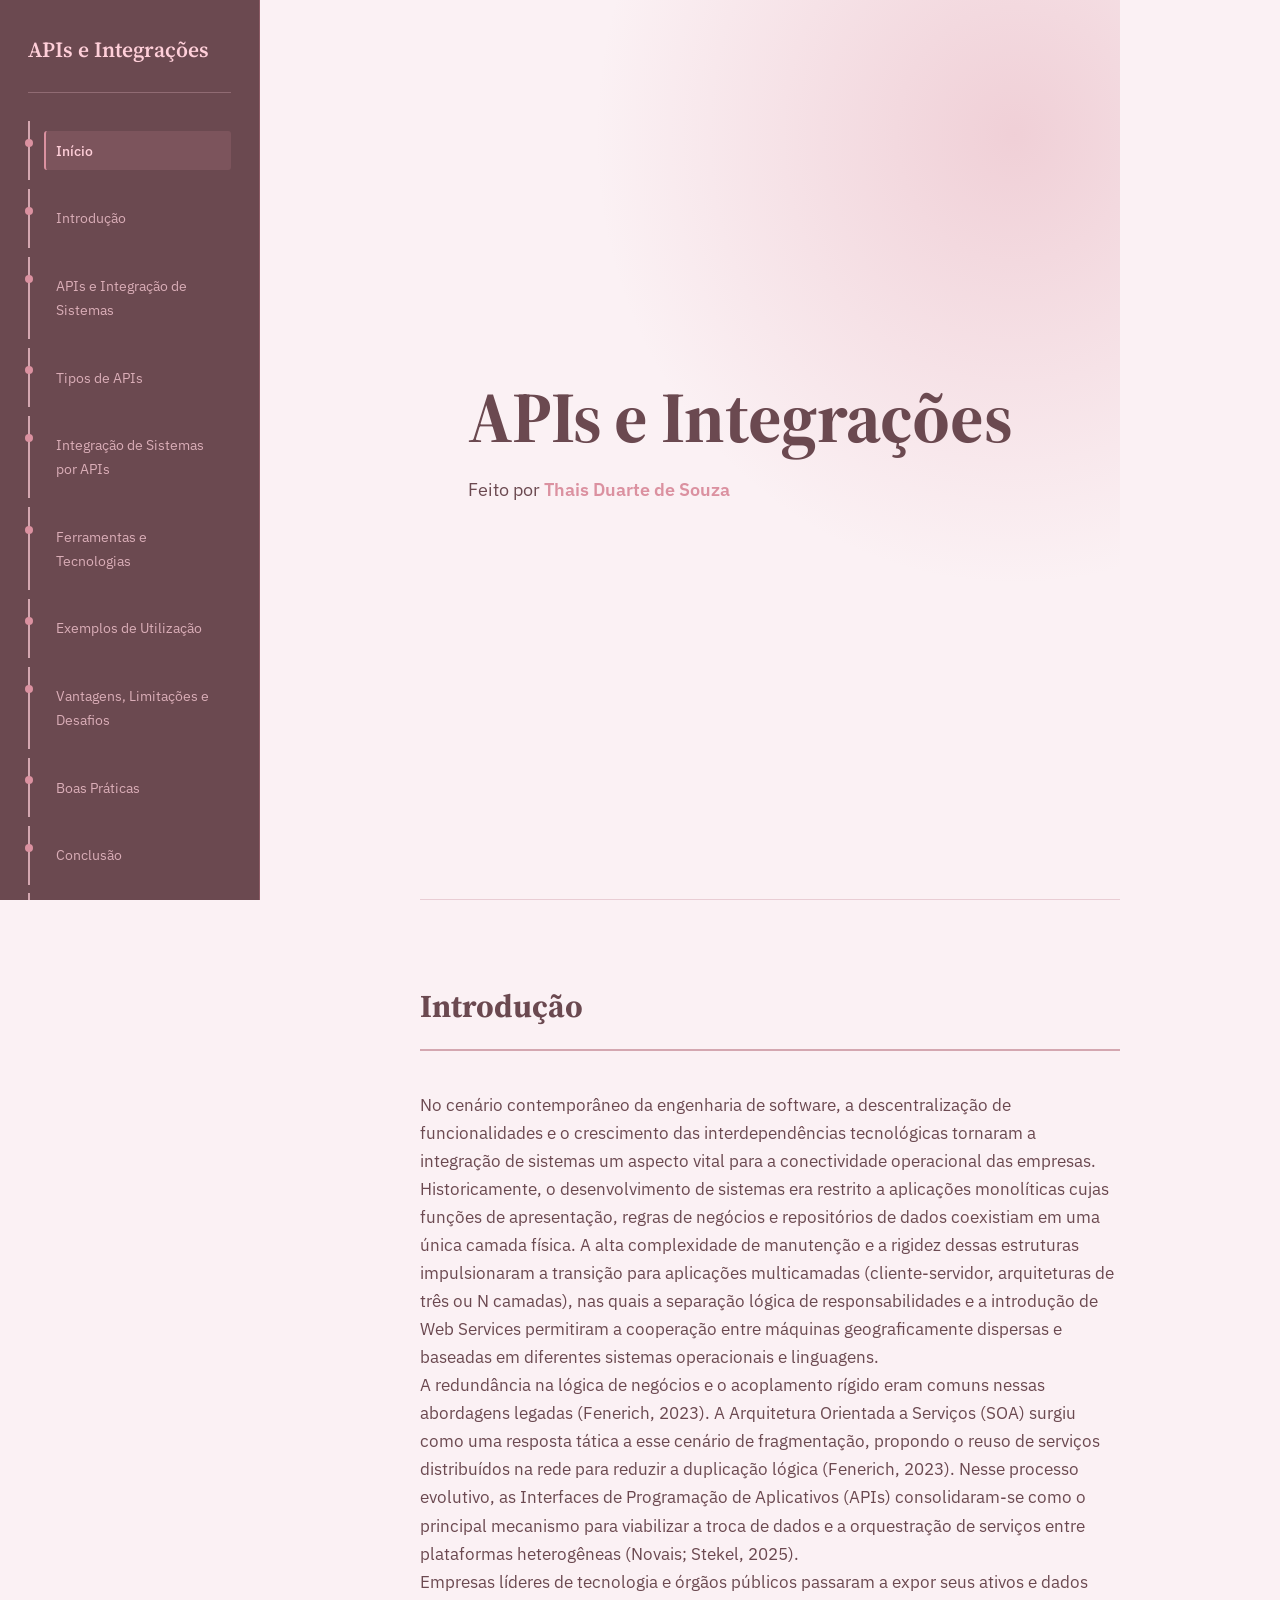
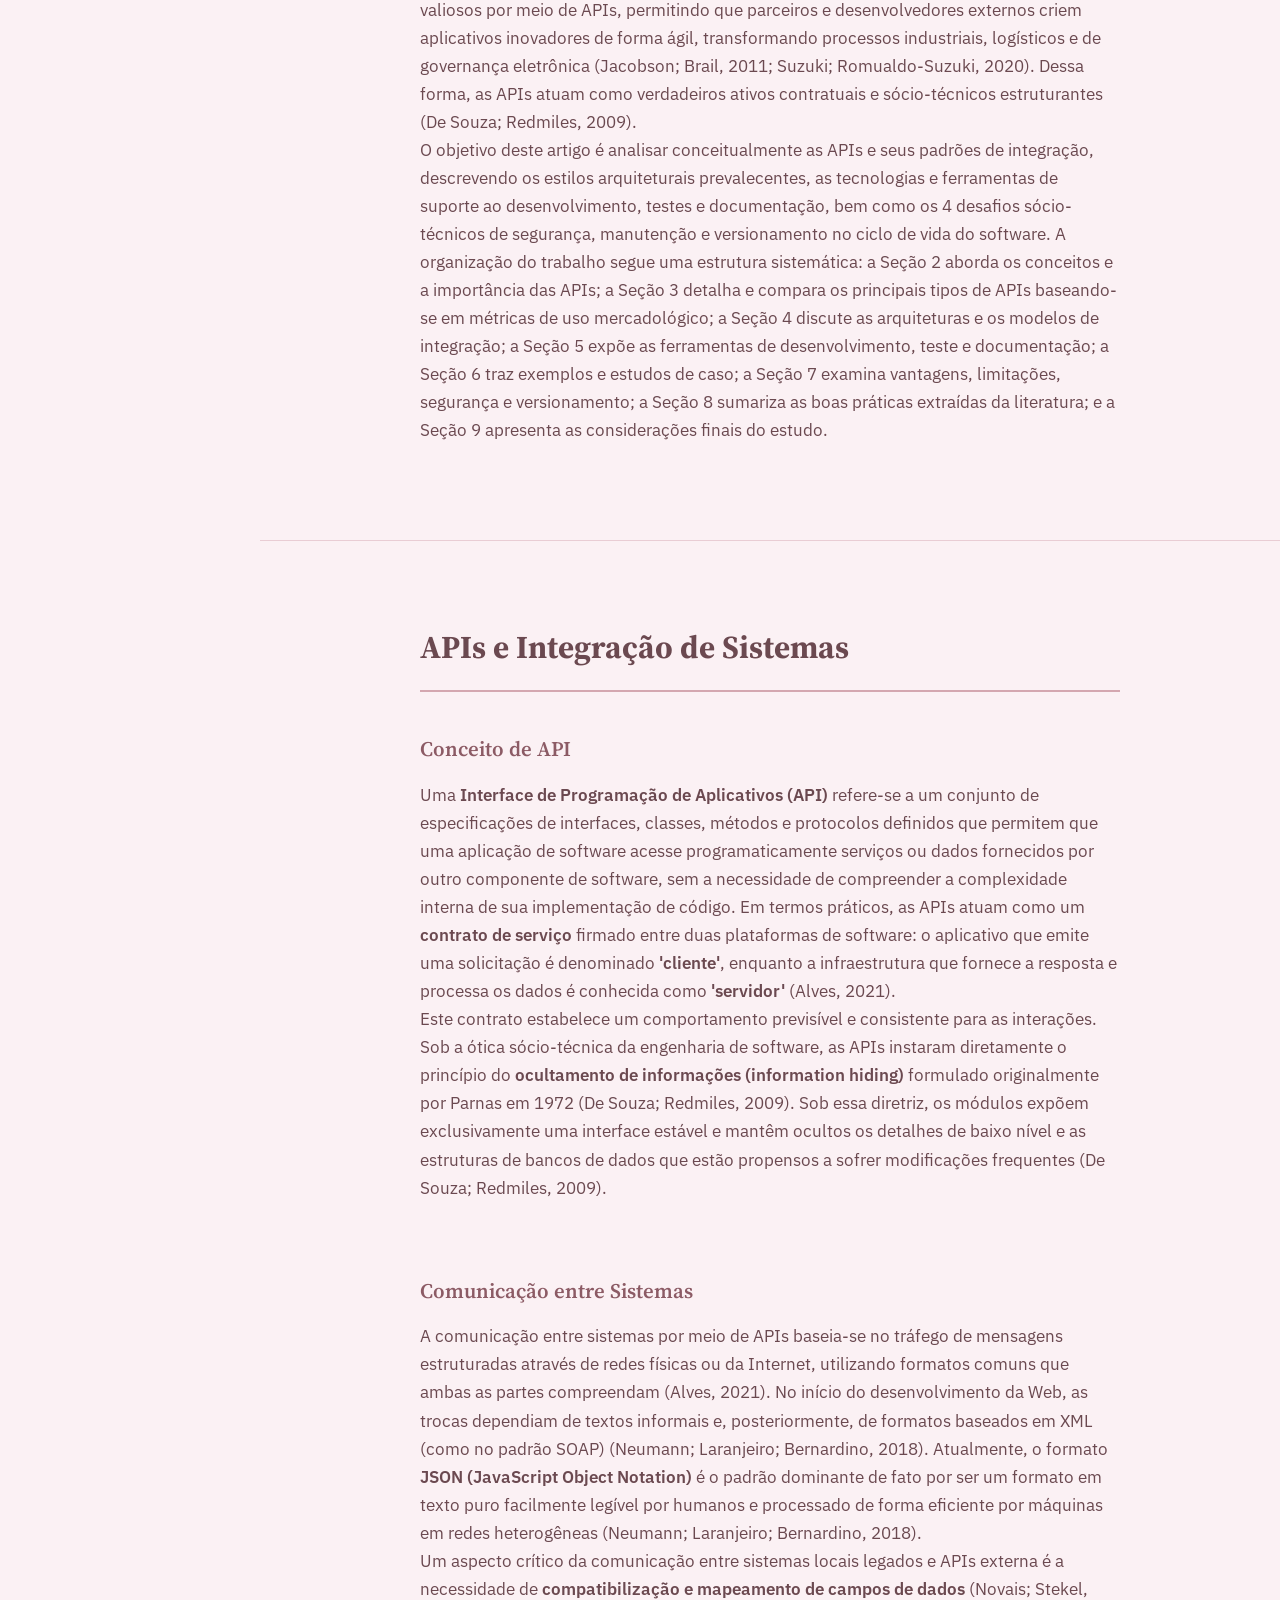
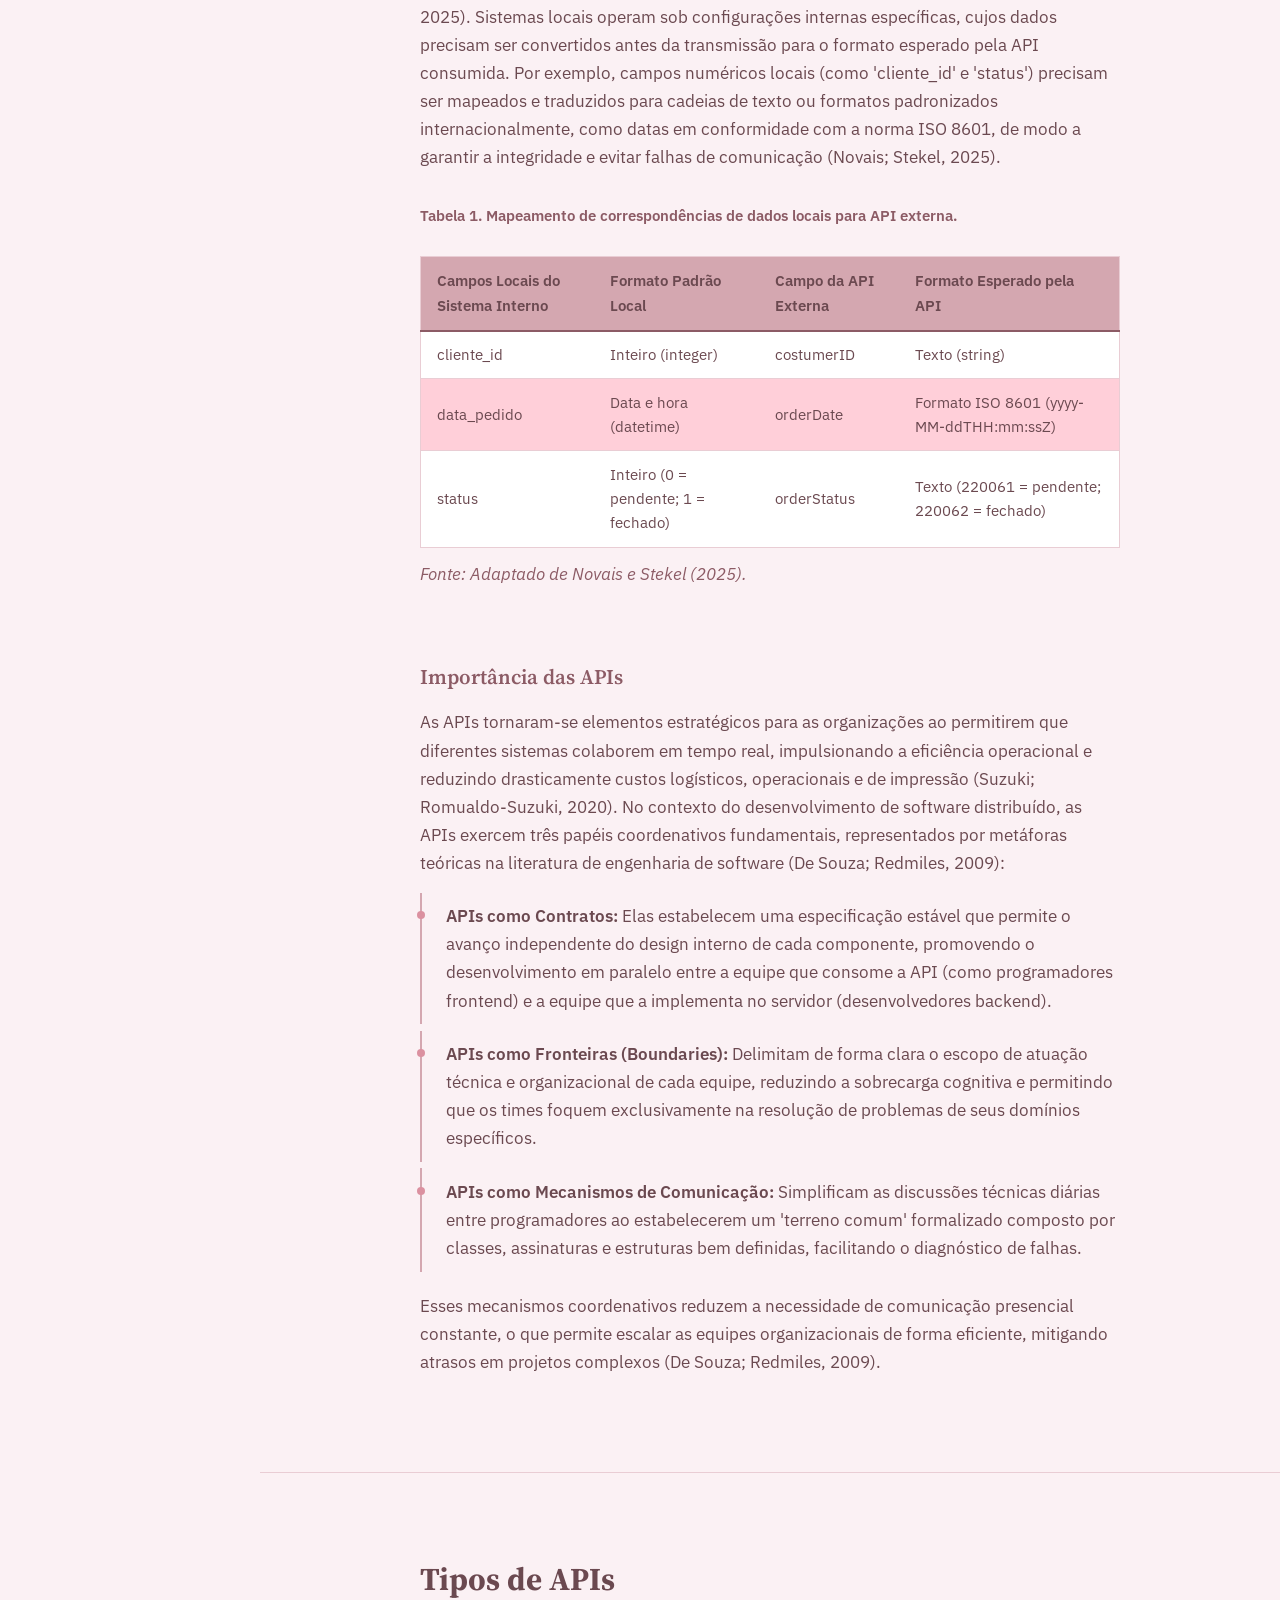
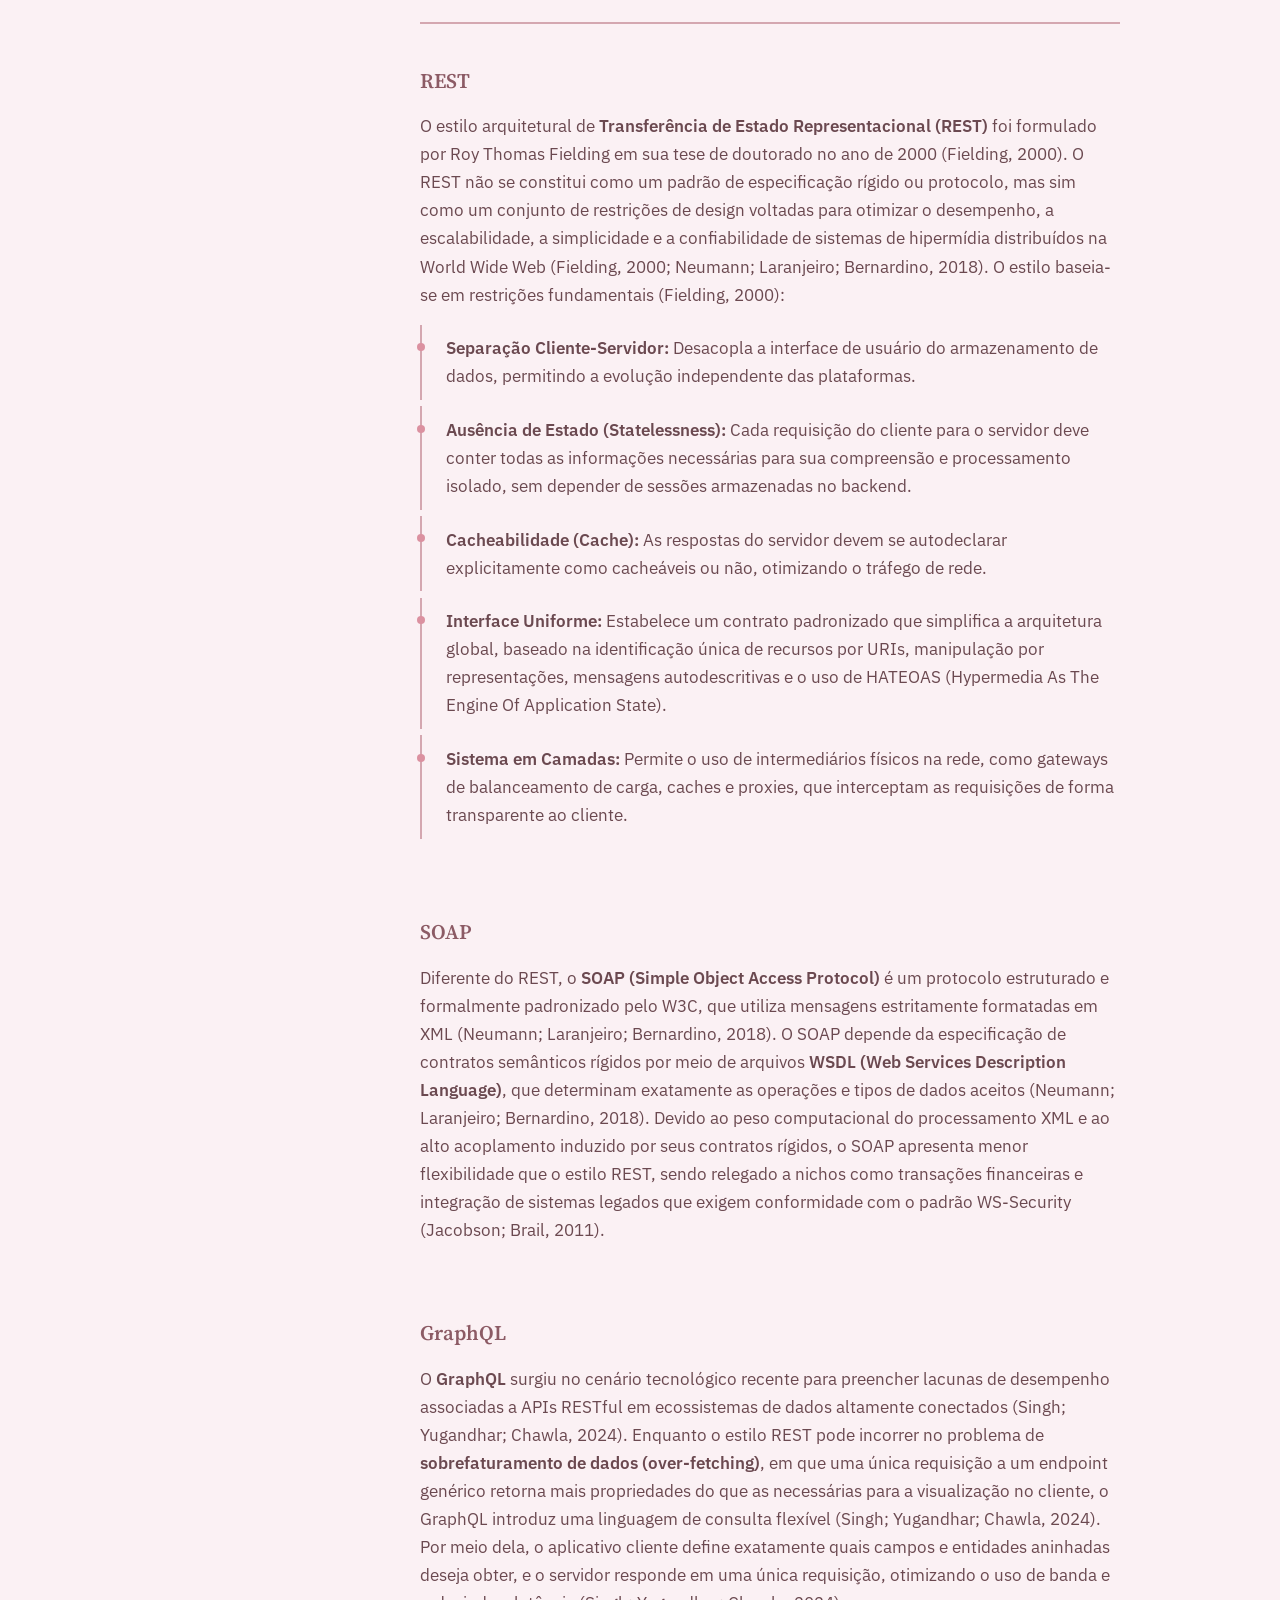
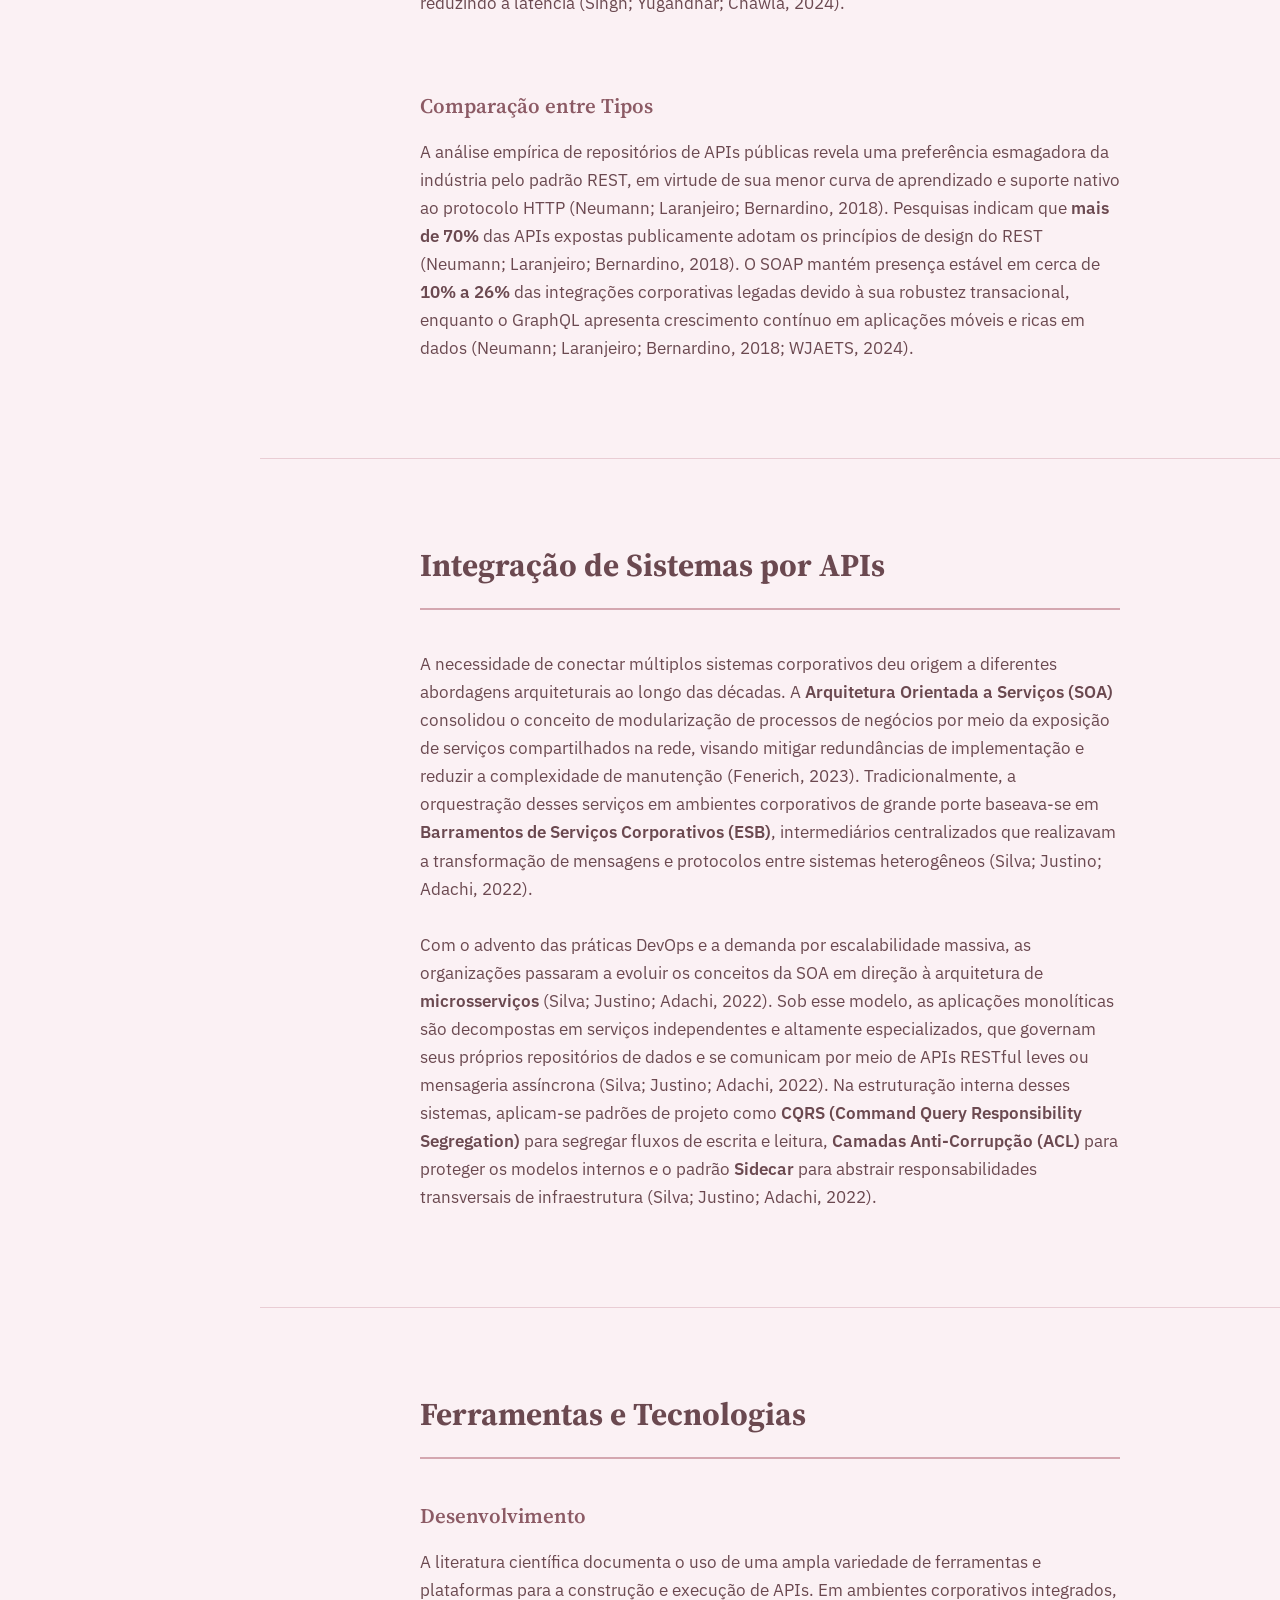
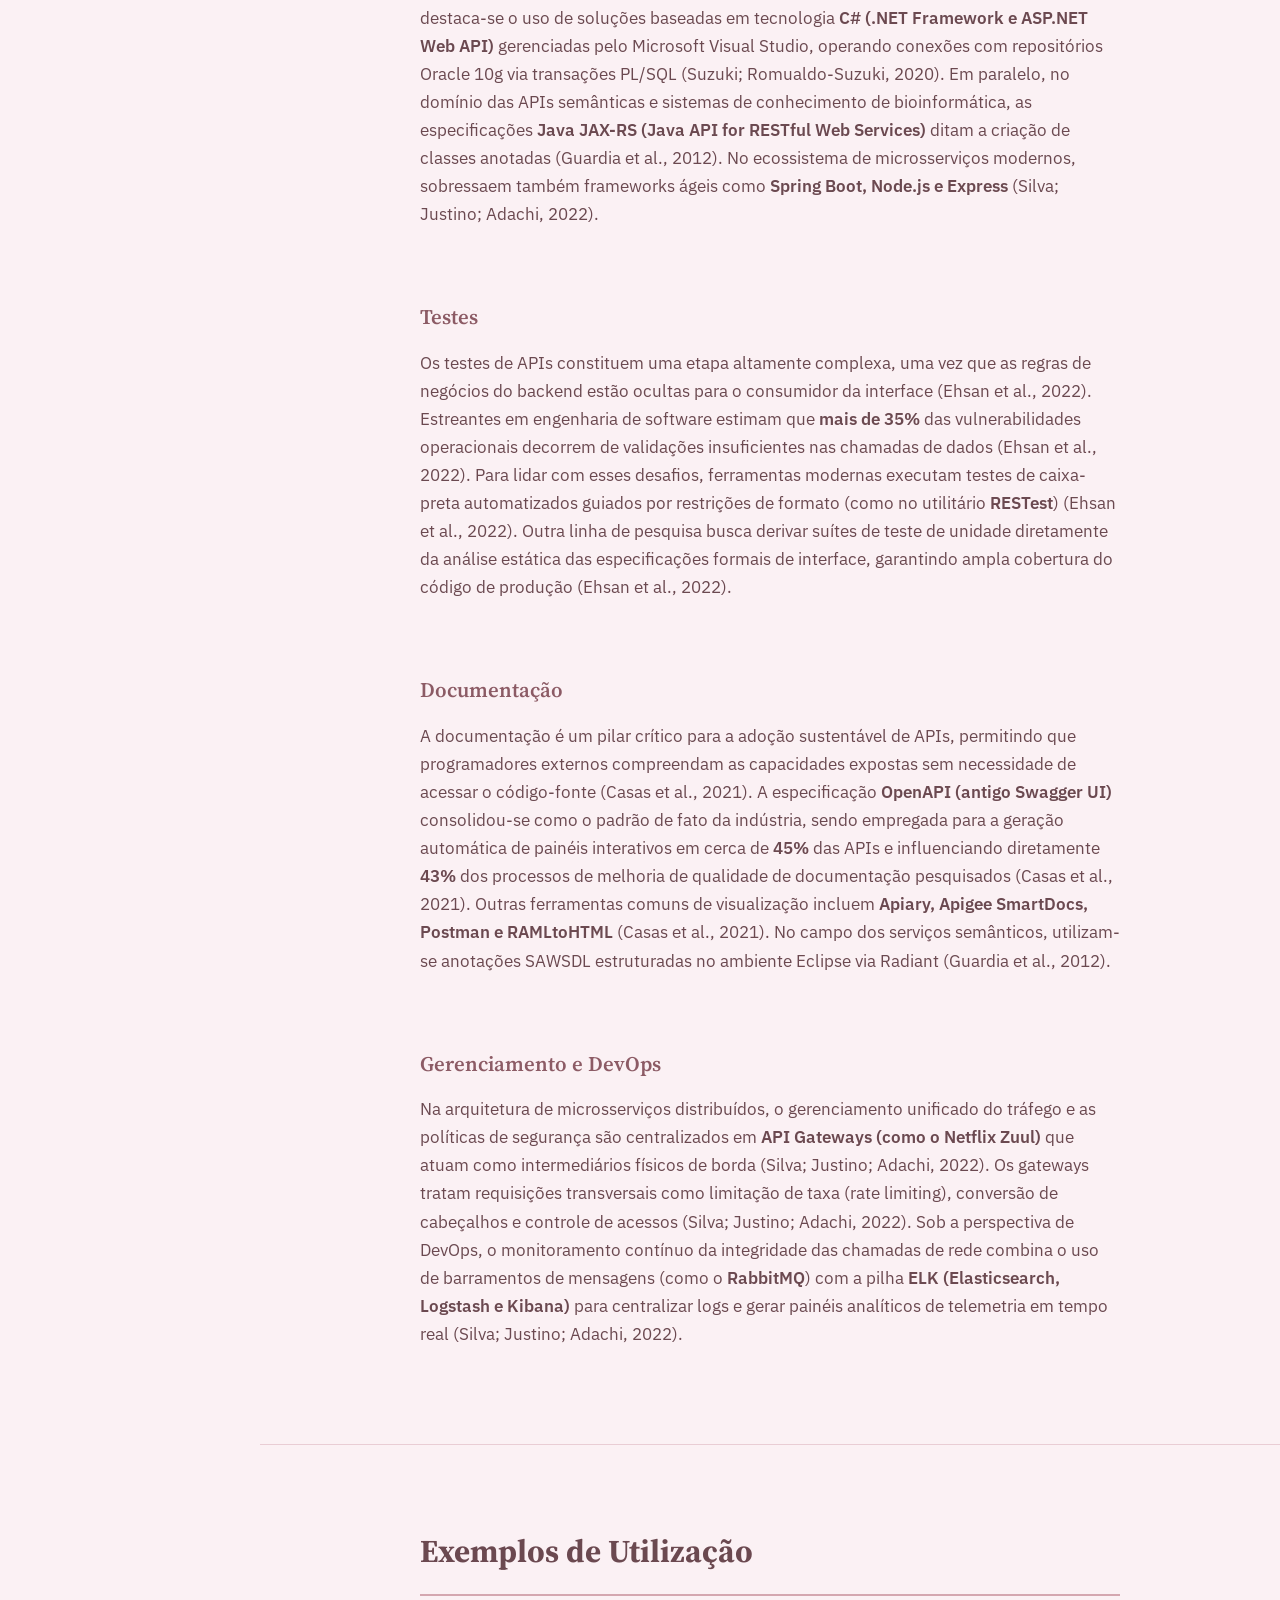
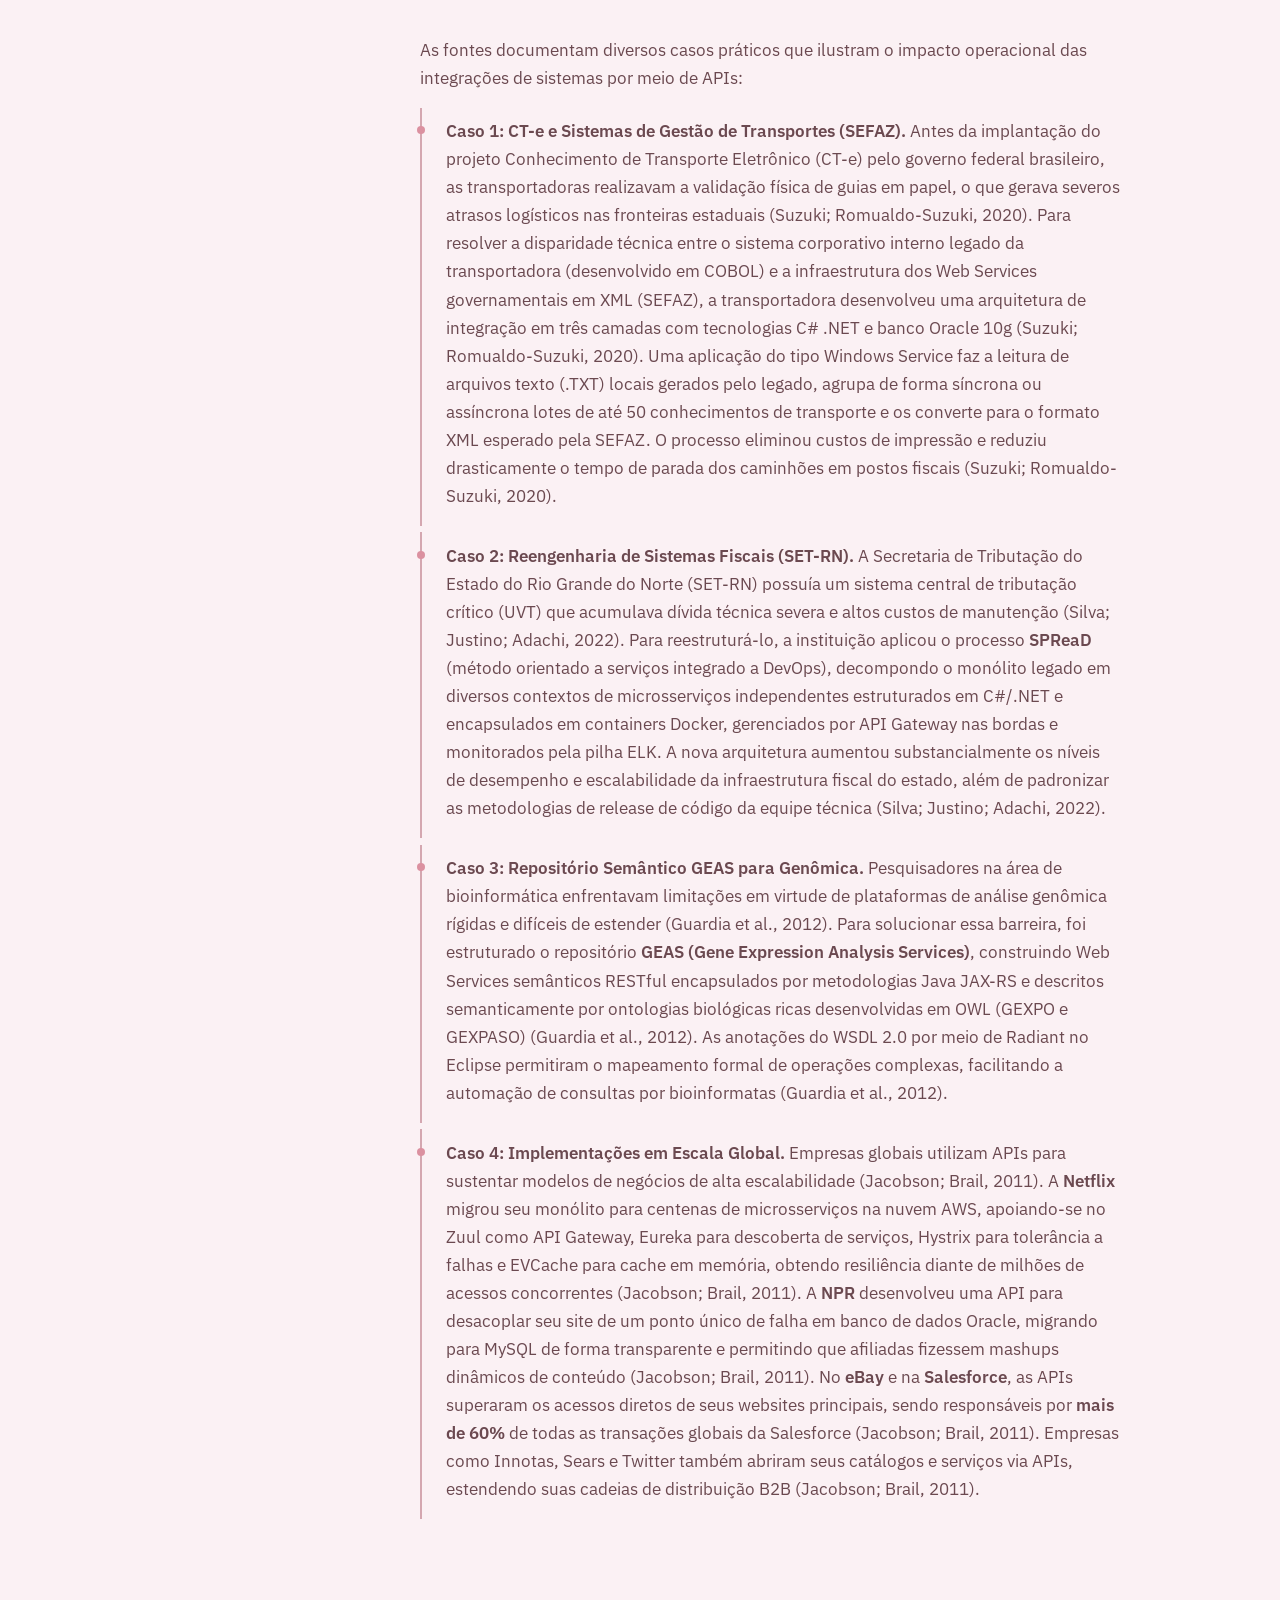
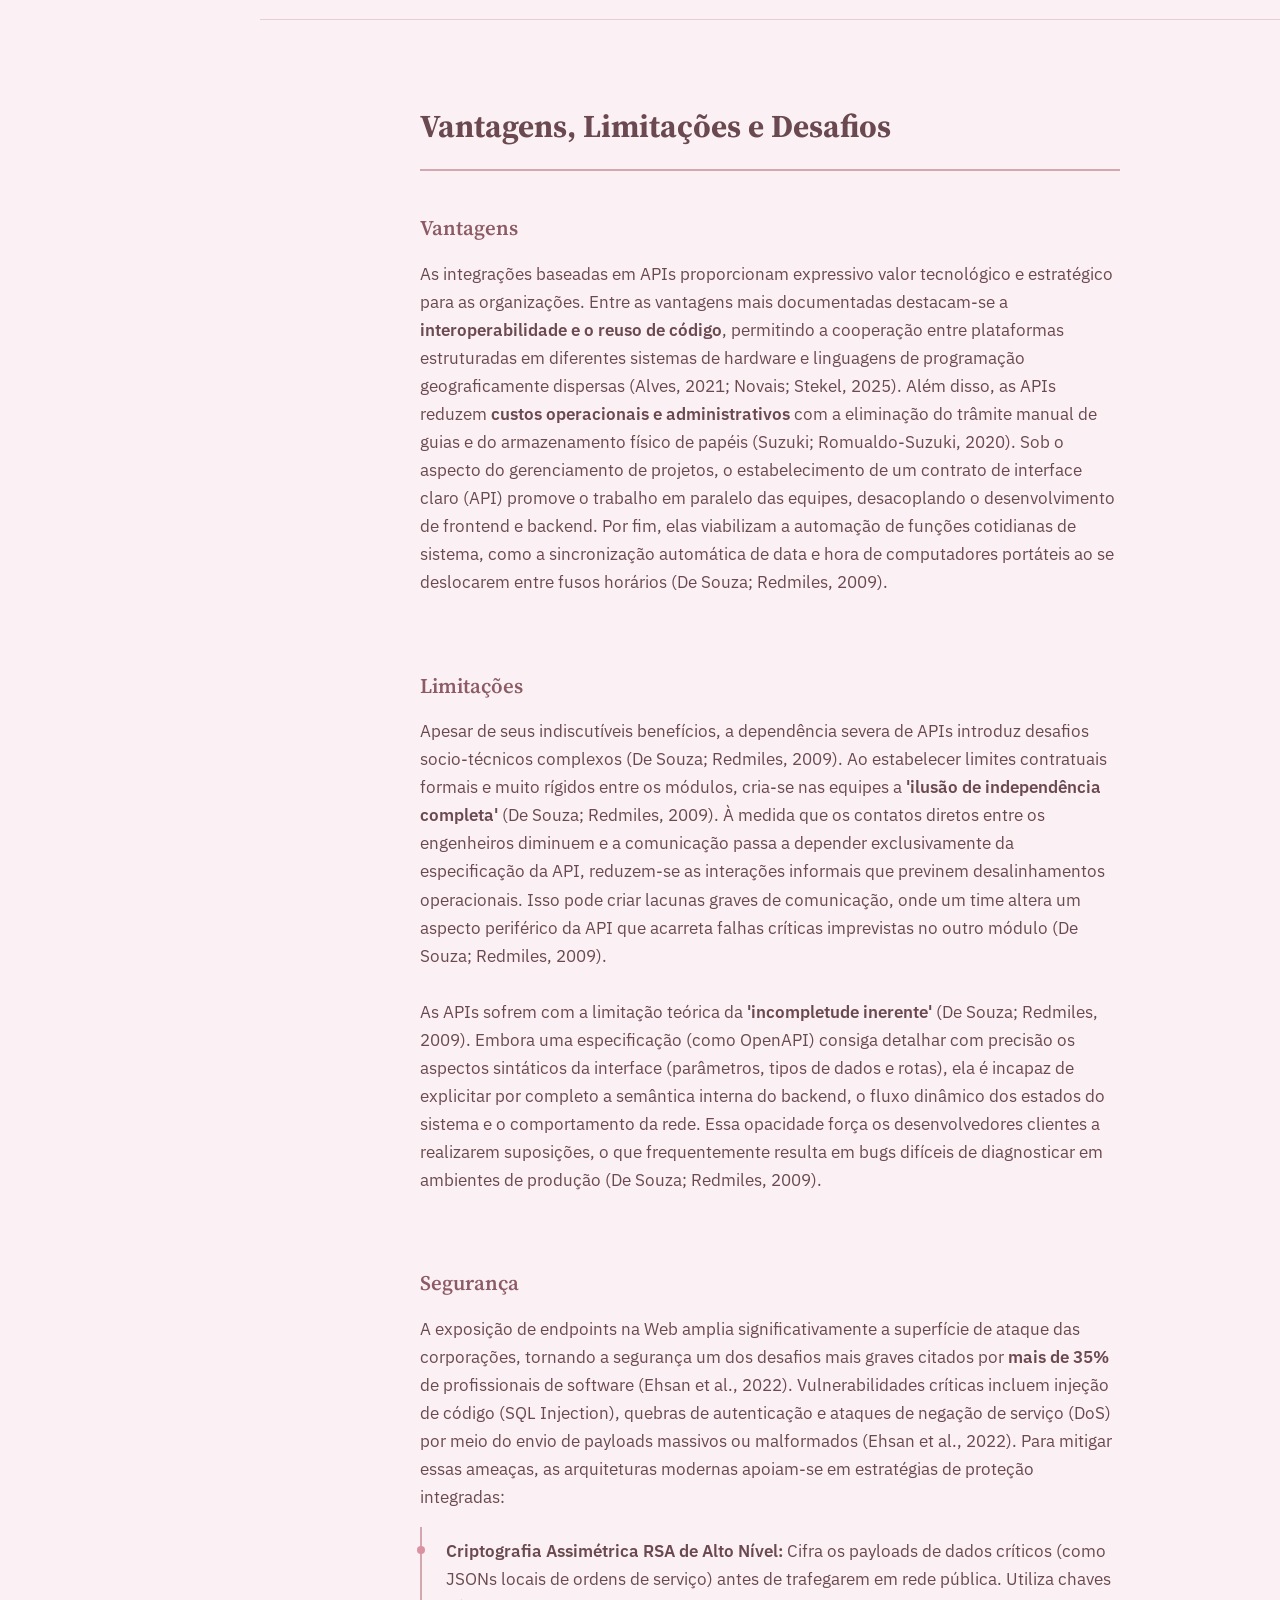
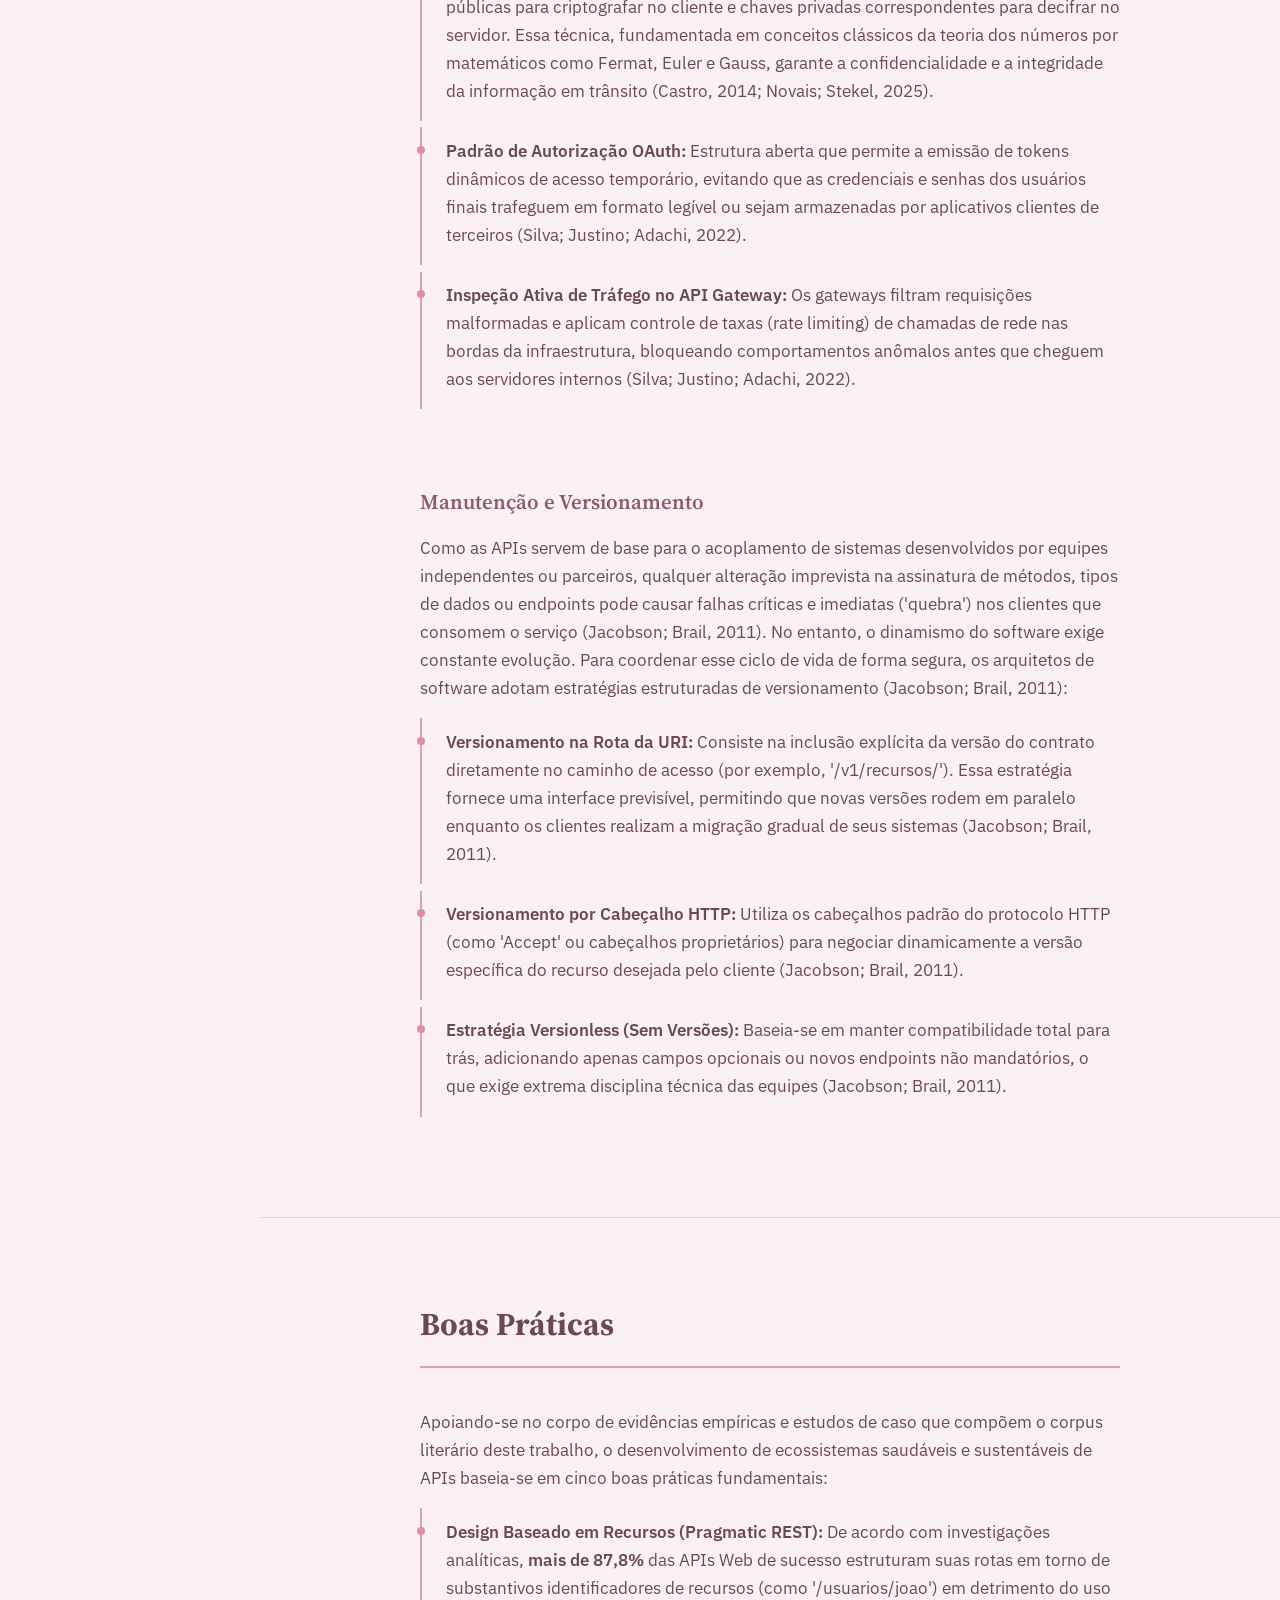
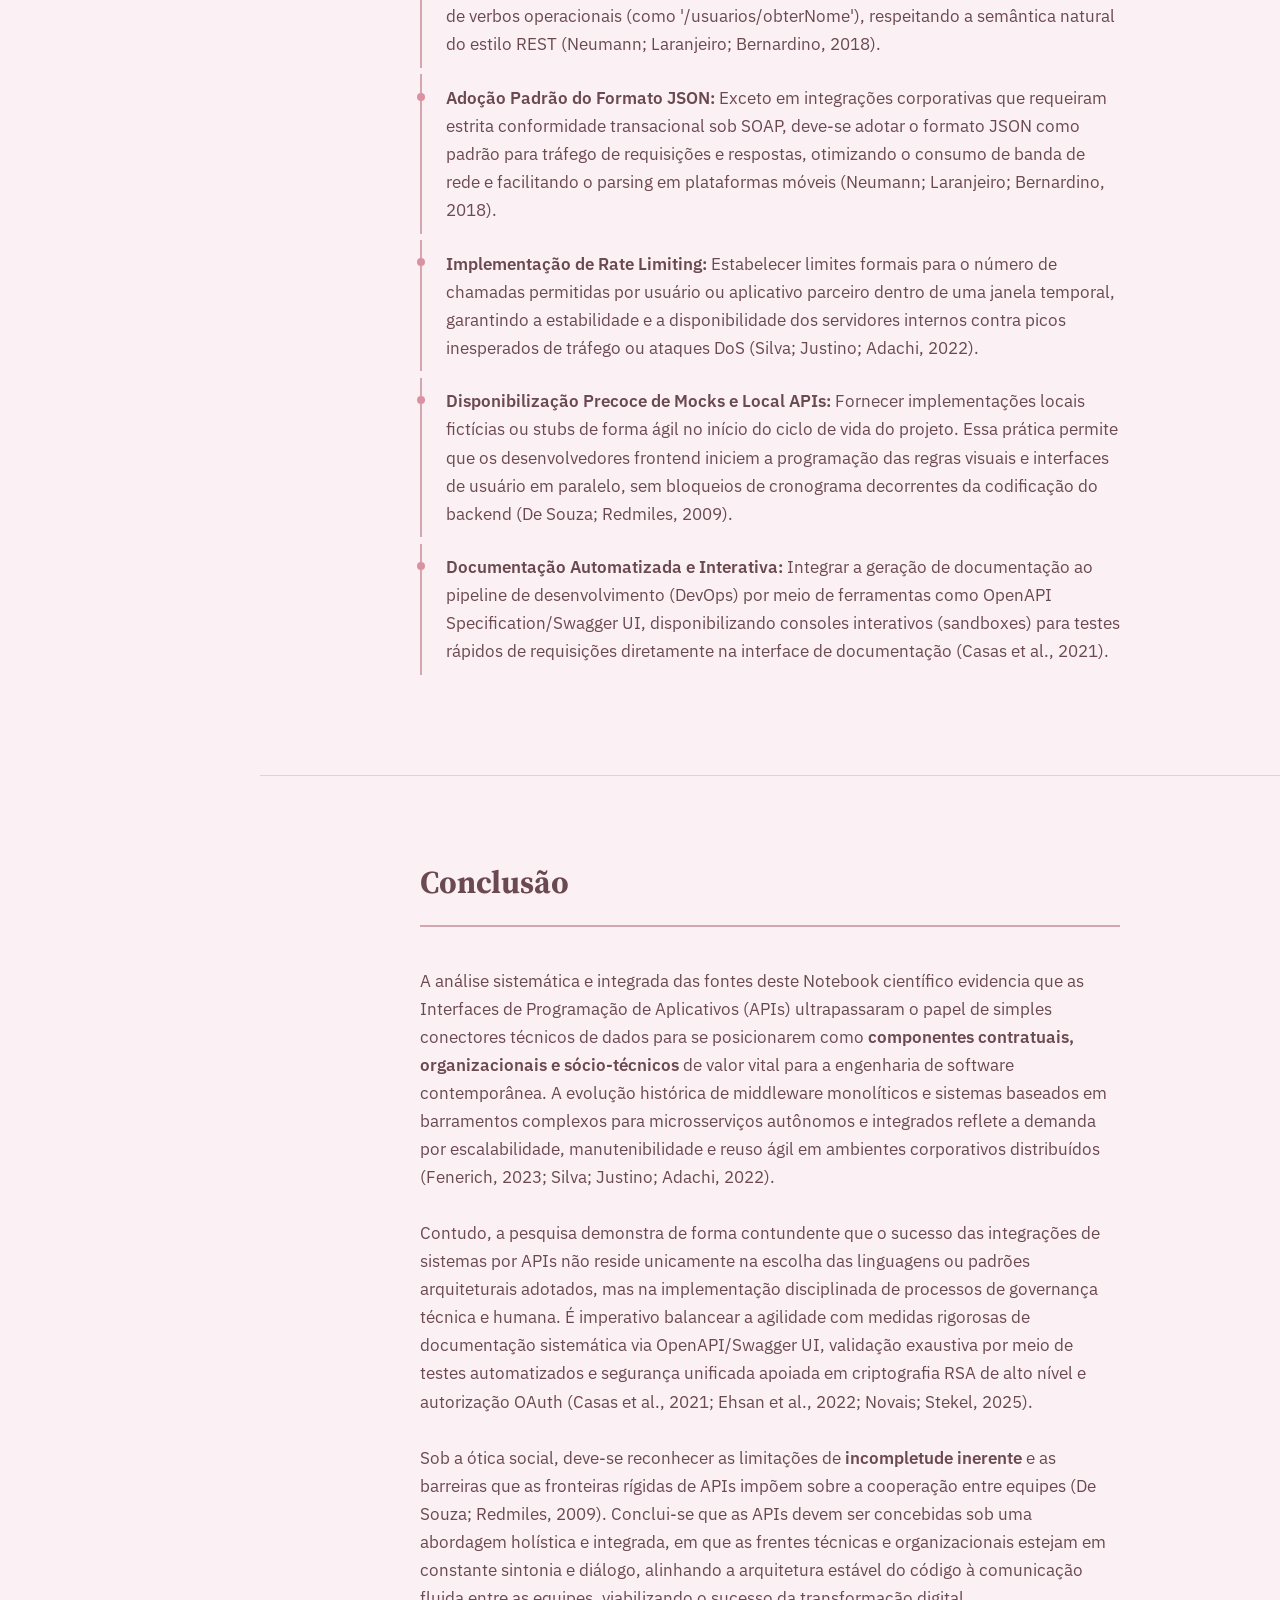
<file: Atividade 3/index.html>
<!DOCTYPE html>
<html lang="en">

<head>
    <meta charset="UTF-8">
    <meta name="viewport" content="width=device-width, initial-scale=1.0">
    <link rel="stylesheet" href="style.css">
    <title>APIs e Integrações</title>
</head>

<body>
    <header class="header-1">
        <nav class="nav bd-grid">
            <div>
                <a href="#home" class="nav-logo">
                    APIs e Integrações
                </a>
            </div>
            <div class="nav-menu" id="nav-menu">
                <ul class="nav-list">
                    <li class="nav-item">
                        <a class="nav-link active"
                            href="#home">Início</a><!--active é o link que esta ativo nomoneto que o link da aplicação é aberto, ou seja, a primeira-->
                    </li>
                    <li>
                        <a class="nav-link" href="#introduction">Introdução</a>
                    </li>
                    <li>
                        <a class="nav-link" href="#content1">APIs e Integração de Sistemas</a>
                    </li>
                    <li>
                        <a class="nav-link" href="#content2">Tipos de APIs</a>
                    </li>
                    <li>
                        <a class="nav-link" href="#content3">Integração de Sistemas por APIs</a>
                    </li>
                    <li>
                        <a class="nav-link" href="#content4">Ferramentas e Tecnologias</a>
                    </li>
                    <li>
                        <a class="nav-link" href="#content5">Exemplos de Utilização</a>
                    </li>
                    <li>
                        <a class="nav-link" href="#content6">Vantagens, Limitações e Desafios</a>
                    </li>
                    <li>
                        <a class="nav-link" href="#content7">Boas Práticas</a>
                    </li>
                    <li>
                        <a class="nav-link" href="#conclusion">Conclusão</a>
                    </li>
                    <li>
                        <a class="nav-link" href="#refs">Referências</a>
                    </li>
                </ul>

            </div>
        </nav>
    </header>

    <main>
        <section class="home bd-grid" id="home">
            <div class="home-data">
                <h1 class="home-title">APIs e Integrações</h1>
                <p class="home-text">
                    Feito por
                    <span class="home-text-color">
                        Thais Duarte de Souza
                    </span>
                </p>
            </div>
        </section>

        <section class="introduction section" id="introduction">
            <h2 class="section-title">
                Introdução
            </h2>
            <div class="introduction-container bd-grid">
                <p class="introduction-text">
                    No cenário contemporâneo da engenharia de software, a descentralização de
                    funcionalidades e o crescimento das interdependências tecnológicas tornaram a
                    integração de sistemas um aspecto vital para a conectividade operacional das
                    empresas. Historicamente, o desenvolvimento de sistemas era restrito a aplicações
                    monolíticas cujas funções de apresentação, regras de negócios e repositórios de dados
                    coexistiam em uma única camada física. A alta complexidade de manutenção e a
                    rigidez dessas estruturas impulsionaram a transição para aplicações multicamadas
                    (cliente-servidor, arquiteturas de três ou N camadas), nas quais a separação lógica de
                    responsabilidades e a introdução de Web Services permitiram a cooperação entre
                    máquinas geograficamente dispersas e baseadas em diferentes sistemas operacionais
                    e linguagens. <br>

                    A redundância na lógica de negócios e o acoplamento rígido eram comuns
                    nessas abordagens legadas (Fenerich, 2023). A Arquitetura Orientada a Serviços
                    (SOA) surgiu como uma resposta tática a esse cenário de fragmentação, propondo o
                    reuso de serviços distribuídos na rede para reduzir a duplicação lógica (Fenerich,
                    2023). Nesse processo evolutivo, as Interfaces de Programação de Aplicativos (APIs)
                    consolidaram-se como o principal mecanismo para viabilizar a troca de dados e a
                    orquestração de serviços entre plataformas heterogêneas (Novais; Stekel, 2025).<br>

                    Empresas líderes de tecnologia e órgãos públicos passaram a expor seus ativos
                    e dados valiosos por meio de APIs, permitindo que parceiros e desenvolvedores
                    externos criem aplicativos inovadores de forma ágil, transformando processos
                    industriais, logísticos e de governança eletrônica (Jacobson; Brail, 2011; Suzuki;
                    Romualdo-Suzuki, 2020). Dessa forma, as APIs atuam como verdadeiros ativos
                    contratuais e sócio-técnicos estruturantes (De Souza; Redmiles, 2009). <br>

                    O objetivo deste artigo é analisar conceitualmente as APIs e seus padrões de
                    integração, descrevendo os estilos arquiteturais prevalecentes, as tecnologias e
                    ferramentas de suporte ao desenvolvimento, testes e documentação, bem como os
                    4 desafios sócio-técnicos de segurança, manutenção e versionamento no ciclo de vida do
                    software. A organização do trabalho segue uma estrutura sistemática: a Seção 2
                    aborda os conceitos e a importância das APIs; a Seção 3 detalha e compara os
                    principais tipos de APIs baseando-se em métricas de uso mercadológico; a Seção 4
                    discute as arquiteturas e os modelos de integração; a Seção 5 expõe as ferramentas de
                    desenvolvimento, teste e documentação; a Seção 6 traz exemplos e estudos de caso; a
                    Seção 7 examina vantagens, limitações, segurança e versionamento; a Seção 8
                    sumariza as boas práticas extraídas da literatura; e a Seção 9 apresenta as
                    considerações finais do estudo.<br>
                </p>
            </div>
        </section>

        <section class="content1 section" id="content1">
            <h2 class="section-title">
                APIs e Integração de Sistemas
            </h2>
            <div class="content1-container bd-grid">
                <div>
                    <h2 class="content1-subtitle">
                        Conceito de API
                    </h2>
                    <p class="content1-text">
                        Uma <b>Interface de Programação de Aplicativos (API)</b> refere-se a um conjunto de
                        especificações de interfaces, classes, métodos e protocolos definidos que permitem
                        que uma aplicação de software acesse programaticamente serviços ou dados
                        fornecidos por outro componente de software, sem a necessidade de compreender a
                        complexidade interna de sua implementação de código. Em termos práticos, as APIs
                        atuam como um <b>contrato de serviço</b> firmado entre duas plataformas de software: o
                        aplicativo que emite uma solicitação é denominado <b>'cliente'</b>, enquanto a
                        infraestrutura
                        que fornece a resposta e processa os dados é conhecida como <b>'servidor'</b> (Alves,
                        2021).<br>

                        Este contrato estabelece um comportamento previsível e consistente para as
                        interações. Sob a ótica sócio-técnica da engenharia de software, as APIs instaram
                        diretamente o princípio do <b>ocultamento de informações (information hiding)</b>
                        formulado
                        originalmente por Parnas em 1972 (De Souza; Redmiles, 2009). Sob essa diretriz, os
                        módulos expõem exclusivamente uma interface estável e mantêm ocultos os detalhes
                        de baixo nível e as estruturas de bancos de dados que estão propensos a sofrer
                        modificações frequentes (De Souza; Redmiles, 2009).<br>
                    </p>
                    <br><br>
                    <h2 class="content1-subtitle">
                        Comunicação entre Sistemas
                    </h2>
                    <p class="content1-text">
                        A comunicação entre sistemas por meio de APIs baseia-se no tráfego de
                        mensagens estruturadas através de redes físicas ou da Internet, utilizando formatos
                        comuns que ambas as partes compreendam (Alves, 2021). No início do
                        desenvolvimento da Web, as trocas dependiam de textos informais e, posteriormente,
                        de formatos baseados em XML (como no padrão SOAP) (Neumann; Laranjeiro;
                        Bernardino, 2018). Atualmente, o formato <b>JSON (JavaScript Object Notation)</b> é o
                        padrão dominante de fato por ser um formato em texto puro facilmente legível por
                        humanos e processado de forma eficiente por máquinas em redes heterogêneas
                        (Neumann; Laranjeiro; Bernardino, 2018).<br>

                        Um aspecto crítico da comunicação entre sistemas locais legados e APIs
                        externa é a necessidade de <b>compatibilização e mapeamento de campos de dados</b>
                        (Novais; Stekel, 2025). Sistemas locais operam sob configurações internas específicas,
                        cujos dados precisam ser convertidos antes da transmissão para o formato esperado
                        pela API consumida. Por exemplo, campos numéricos locais (como 'cliente_id' e
                        'status') precisam ser mapeados e traduzidos para cadeias de texto ou formatos
                        padronizados internacionalmente, como datas em conformidade com a norma ISO
                        8601, de modo a garantir a integridade e evitar falhas de comunicação (Novais; Stekel,
                        2025).<br>
                    </p>
                    <h3>Tabela 1. Mapeamento de correspondências de dados locais para API externa.</h3>
                    <br>
                    <table class="content1-table">
                        <thead>
                            <tr>
                                <th>Campos Locais do Sistema Interno</th>
                                <th>Formato Padrão Local</th>
                                <th>Campo da API Externa</th>
                                <th>Formato Esperado pela API</th>
                            </tr>
                        </thead>
                        <tbody>
                            <tr>
                                <td>cliente_id</td>
                                <td>Inteiro (integer)</td>
                                <td>costumerID</td>
                                <td>Texto (string)</td>
                            </tr>
                            <tr>
                                <td>data_pedido</td>
                                <td>Data e hora (datetime)</td>
                                <td>orderDate</td>
                                <td>Formato ISO 8601 (yyyy-MM-ddTHH:mm:ssZ)</td>
                            </tr>
                            <tr>
                                <td>status</td>
                                <td>Inteiro (0 = pendente; 1 = fechado)</td>
                                <td>orderStatus</td>
                                <td>Texto (220061 = pendente; 220062 = fechado)</td>
                            </tr>
                        </tbody>
                    </table>
                    <p class="content1-text"><em>Fonte: Adaptado de Novais e Stekel (2025).</em></p>
                    <br><br>
                    <h2 class="content1-subtitle">
                        Importância das APIs
                    </h2>
                    <p class="content1-text">
                        As APIs tornaram-se elementos estratégicos para as organizações ao permitirem
                        que diferentes sistemas colaborem em tempo real, impulsionando a eficiência
                        operacional e reduzindo drasticamente custos logísticos, operacionais e de impressão
                        (Suzuki; Romualdo-Suzuki, 2020). No contexto do desenvolvimento de software
                        distribuído, as APIs exercem três papéis coordenativos fundamentais, representados
                        por metáforas teóricas na literatura de engenharia de software (De Souza; Redmiles,
                        2009):
                    </p>
                    <ul class="content1-list">
                        <li><b>APIs como Contratos:</b> Elas estabelecem uma especificação estável
                            que permite o avanço independente do design interno de cada componente,
                            promovendo o desenvolvimento em paralelo entre a equipe que consome a API
                            (como programadores frontend) e a equipe que a implementa no servidor
                            (desenvolvedores backend).</li>
                        <li><b>APIs como Fronteiras (Boundaries):</b> Delimitam de forma clara o
                            escopo de atuação técnica e organizacional de cada equipe, reduzindo a
                            sobrecarga cognitiva e permitindo que os times foquem exclusivamente na
                            resolução de problemas de seus domínios específicos.</li>
                        <li><b>APIs como Mecanismos de Comunicação:</b> Simplificam as discussões
                            técnicas diárias entre programadores ao estabelecerem um 'terreno comum'
                            formalizado composto por classes, assinaturas e estruturas bem definidas,
                            facilitando o diagnóstico de falhas.</li>
                    </ul>
                    <p class="content1-text">
                        Esses mecanismos coordenativos reduzem a necessidade de comunicação
                        presencial constante, o que permite escalar as equipes organizacionais de forma
                        eficiente, mitigando atrasos em projetos complexos (De Souza; Redmiles, 2009).
                    </p>
                </div>
            </div>
        </section>

        <section class="content2 section" id="content2">
            <h2 class="section-title">
                Tipos de APIs
            </h2>
            <div class="content2-container bd-grid">
                <div>
                    <h2 class="content2-subtitle">
                        REST
                    </h2>
                    <p class="content2-text">
                        O estilo arquitetural de <b>Transferência de Estado Representacional (REST)</b> foi
                        formulado por Roy Thomas Fielding em sua tese de doutorado no ano de 2000
                        (Fielding, 2000). O REST não se constitui como um padrão de especificação rígido ou
                        protocolo, mas sim como um conjunto de restrições de design voltadas para otimizar o
                        desempenho, a escalabilidade, a simplicidade e a confiabilidade de sistemas de
                        hipermídia distribuídos na World Wide Web (Fielding, 2000; Neumann; Laranjeiro;
                        Bernardino, 2018). O estilo baseia-se em restrições fundamentais (Fielding, 2000):
                    </p>
                    <ul class="content2-list">
                        <li><b>Separação Cliente-Servidor:</b> Desacopla a interface de usuário do
                            armazenamento de dados, permitindo a evolução independente das plataformas.</li>
                        <li><b>Ausência de Estado (Statelessness):</b> Cada requisição do cliente para o
                            servidor deve conter todas as informações necessárias para sua compreensão e
                            processamento isolado, sem depender de sessões armazenadas no backend.</li>
                        <li><b>Cacheabilidade (Cache):</b> As respostas do servidor devem se
                            autodeclarar explicitamente como cacheáveis ou não, otimizando o tráfego de
                            rede.</li>
                        <li><b>Interface Uniforme:</b> Estabelece um contrato padronizado que simplifica a
                            arquitetura global, baseado na identificação única de recursos por URIs,
                            manipulação por representações, mensagens autodescritivas e o uso de
                            HATEOAS (Hypermedia As The Engine Of Application State).</li>
                        <li><b>Sistema em Camadas:</b> Permite o uso de intermediários físicos na rede,
                            como gateways de balanceamento de carga, caches e proxies, que interceptam
                            as requisições de forma transparente ao cliente.</li>
                    </ul>
                    <br><br>
                    <h2 class="content2-subtitle">
                        SOAP
                    </h2>
                    <p class="content2-text">
                        Diferente do REST, o <b>SOAP (Simple Object Access Protocol)</b> é um protocolo
                        estruturado e formalmente padronizado pelo W3C, que utiliza mensagens estritamente
                        formatadas em XML (Neumann; Laranjeiro; Bernardino, 2018). O SOAP depende da
                        especificação de contratos semânticos rígidos por meio de arquivos <b>WSDL (Web
                            Services Description Language)</b>, que determinam exatamente as operações e tipos de
                        dados aceitos (Neumann; Laranjeiro; Bernardino, 2018). Devido ao peso computacional
                        do processamento XML e ao alto acoplamento induzido por seus contratos rígidos, o
                        SOAP apresenta menor flexibilidade que o estilo REST, sendo relegado a nichos como
                        transações financeiras e integração de sistemas legados que exigem conformidade com
                        o padrão WS-Security (Jacobson; Brail, 2011).
                    </p>
                    <br><br>
                    <h2 class="content2-subtitle">
                        GraphQL
                    </h2>
                    <p class="content2-text">
                        O <b>GraphQL</b> surgiu no cenário tecnológico recente para preencher lacunas de
                        desempenho associadas a APIs RESTful em ecossistemas de dados altamente
                        conectados (Singh; Yugandhar; Chawla, 2024). Enquanto o estilo REST pode incorrer
                        no problema de <b>sobrefaturamento de dados (over-fetching)</b>, em que uma única
                        requisição a um endpoint genérico retorna mais propriedades do que as necessárias
                        para a visualização no cliente, o GraphQL introduz uma linguagem de consulta flexível
                        (Singh; Yugandhar; Chawla, 2024). Por meio dela, o aplicativo cliente define
                        exatamente quais campos e entidades aninhadas deseja obter, e o servidor responde
                        em uma única requisição, otimizando o uso de banda e reduzindo a latência (Singh;
                        Yugandhar; Chawla, 2024).
                    </p>
                    <br><br>
                    <h2 class="content2-subtitle">
                        Comparação entre Tipos
                    </h2>
                    <p class="content2-text">
                        A análise empírica de repositórios de APIs públicas revela uma preferência
                        esmagadora da indústria pelo padrão REST, em virtude de sua menor curva de
                        aprendizado e suporte nativo ao protocolo HTTP (Neumann; Laranjeiro; Bernardino,
                        2018). Pesquisas indicam que <b>mais de 70%</b> das APIs expostas publicamente adotam
                        os princípios de design do REST (Neumann; Laranjeiro; Bernardino, 2018). O SOAP
                        mantém presença estável em cerca de <b>10% a 26%</b> das integrações corporativas
                        legadas devido à sua robustez transacional, enquanto o GraphQL apresenta
                        crescimento contínuo em aplicações móveis e ricas em dados (Neumann; Laranjeiro;
                        Bernardino, 2018; WJAETS, 2024).
                    </p>
                </div>
            </div>
        </section>

        <section class="content3 section" id="content3">
            <h2 class="section-title">
                Integração de Sistemas por APIs
            </h2>
            <div class="content3-container bd-grid">
                <div>
                    <p class="content3-text">
                        A necessidade de conectar múltiplos sistemas corporativos deu origem a
                        diferentes abordagens arquiteturais ao longo das décadas. A <b>Arquitetura Orientada a
                            Serviços (SOA)</b> consolidou o conceito de modularização de processos de negócios por
                        meio da exposição de serviços compartilhados na rede, visando mitigar redundâncias
                        de implementação e reduzir a complexidade de manutenção (Fenerich, 2023).
                        Tradicionalmente, a orquestração desses serviços em ambientes corporativos de
                        grande porte baseava-se em <b>Barramentos de Serviços Corporativos (ESB)</b>,
                        intermediários centralizados que realizavam a transformação de mensagens e
                        protocolos entre sistemas heterogêneos (Silva; Justino; Adachi, 2022).<br><br>

                        Com o advento das práticas DevOps e a demanda por escalabilidade massiva,
                        as organizações passaram a evoluir os conceitos da SOA em direção à arquitetura de
                        <b>microsserviços</b> (Silva; Justino; Adachi, 2022). Sob esse modelo, as aplicações
                        monolíticas são decompostas em serviços independentes e altamente especializados,
                        que governam seus próprios repositórios de dados e se comunicam por meio de APIs
                        RESTful leves ou mensageria assíncrona (Silva; Justino; Adachi, 2022). Na
                        estruturação interna desses sistemas, aplicam-se padrões de projeto como
                        <b>CQRS (Command Query Responsibility Segregation)</b> para segregar fluxos de escrita
                        e leitura,
                        <b>Camadas Anti-Corrupção (ACL)</b> para proteger os modelos internos e o padrão
                        <b>Sidecar</b> para abstrair responsabilidades transversais de infraestrutura (Silva;
                        Justino; Adachi,
                        2022).
                    </p>
                </div>
            </div>
        </section>

        <section class="content4 section" id="content4">
            <h2 class="section-title">
                Ferramentas e Tecnologias
            </h2>
            <div class="content4-container bd-grid">
                <div>
                    <h2 class="content4-subtitle">
                        Desenvolvimento
                    </h2>
                    <p class="content4-text">
                        A literatura científica documenta o uso de uma ampla variedade de ferramentas e
                        plataformas para a construção e execução de APIs. Em ambientes corporativos
                        integrados, destaca-se o uso de soluções baseadas em tecnologia <b>C# (.NET
                            Framework e ASP.NET Web API)</b> gerenciadas pelo Microsoft Visual Studio, operando
                        conexões com repositórios Oracle 10g via transações PL/SQL (Suzuki;
                        Romualdo-Suzuki, 2020). Em paralelo, no domínio das APIs semânticas e sistemas de
                        conhecimento de bioinformática, as especificações <b>Java JAX-RS (Java API for RESTful
                            Web Services)</b> ditam a criação de classes anotadas (Guardia et al., 2012). No
                        ecossistema de microsserviços modernos, sobressaem também frameworks ágeis
                        como <b>Spring Boot, Node.js e Express</b> (Silva; Justino; Adachi, 2022).
                    </p>
                    <br><br>
                    <h2 class="content4-subtitle">
                        Testes
                    </h2>
                    <p class="content4-text">
                        Os testes de APIs constituem uma etapa altamente complexa, uma vez que as
                        regras de negócios do backend estão ocultas para o consumidor da interface (Ehsan et
                        al., 2022). Estreantes em engenharia de software estimam que <b>mais de 35%</b> das
                        vulnerabilidades operacionais decorrem de validações insuficientes nas chamadas de
                        dados (Ehsan et al., 2022). Para lidar com esses desafios, ferramentas modernas
                        executam testes de caixa-preta automatizados guiados por restrições de formato (como
                        no utilitário <b>RESTest</b>) (Ehsan et al., 2022). Outra linha de pesquisa busca
                        derivar suítes
                        de teste de unidade diretamente da análise estática das especificações formais de
                        interface, garantindo ampla cobertura do código de produção (Ehsan et al., 2022).
                    </p>
                    <br><br>
                    <h2 class="content4-subtitle">
                        Documentação
                    </h2>
                    <p class="content4-text">
                        A documentação é um pilar crítico para a adoção sustentável de APIs, permitindo
                        que programadores externos compreendam as capacidades expostas sem necessidade
                        de acessar o código-fonte (Casas et al., 2021). A especificação <b>OpenAPI (antigo
                            Swagger UI)</b> consolidou-se como o padrão de fato da indústria, sendo empregada para
                        a geração automática de painéis interativos em cerca de <b>45%</b> das APIs e
                        influenciando
                        diretamente <b>43%</b> dos processos de melhoria de qualidade de documentação
                        pesquisados (Casas et al., 2021). Outras ferramentas comuns de visualização incluem
                        <b>Apiary, Apigee SmartDocs, Postman e RAMLtoHTML</b> (Casas et al., 2021). No campo
                        dos serviços semânticos, utilizam-se anotações SAWSDL estruturadas no ambiente
                        Eclipse via Radiant (Guardia et al., 2012).
                    </p>
                    <br><br>
                    <h2 class="content4-subtitle">
                        Gerenciamento e DevOps
                    </h2>
                    <p class="content4-text">
                        Na arquitetura de microsserviços distribuídos, o gerenciamento unificado do
                        tráfego e as políticas de segurança são centralizados em <b>API Gateways (como o Netflix
                            Zuul)</b> que atuam como intermediários físicos de borda (Silva; Justino; Adachi,
                        2022). Os
                        gateways tratam requisições transversais como limitação de taxa (rate limiting),
                        conversão de cabeçalhos e controle de acessos (Silva; Justino; Adachi, 2022). Sob a
                        perspectiva de DevOps, o monitoramento contínuo da integridade das chamadas de
                        rede combina o uso de barramentos de mensagens (como o <b>RabbitMQ</b>) com a pilha
                        <b>ELK (Elasticsearch, Logstash e Kibana)</b> para centralizar logs e gerar painéis
                        analíticos
                        de telemetria em tempo real (Silva; Justino; Adachi, 2022).
                    </p>
                </div>
            </div>
        </section>

        <section class="content5 section" id="content5">
            <h2 class="section-title">
                Exemplos de Utilização
            </h2>
            <div class="content5-container bd-grid">
                <div>
                    <p class="content5-text">
                        As fontes documentam diversos casos práticos que ilustram o impacto
                        operacional das integrações de sistemas por meio de APIs:
                    </p>
                    <ul class="content5-list">
                        <li>
                            <b>Caso 1: CT-e e Sistemas de Gestão de Transportes (SEFAZ).</b>
                            Antes da implantação do projeto Conhecimento de Transporte Eletrônico (CT-e) pelo
                            governo federal brasileiro, as transportadoras realizavam a validação física de guias em
                            papel, o que gerava severos atrasos logísticos nas fronteiras estaduais (Suzuki;
                            Romualdo-Suzuki, 2020). Para resolver a disparidade técnica entre o sistema
                            corporativo interno legado da transportadora (desenvolvido em COBOL) e a
                            infraestrutura dos Web Services governamentais em XML (SEFAZ), a transportadora
                            desenvolveu uma arquitetura de integração em três camadas com tecnologias C#
                            .NET e banco Oracle 10g (Suzuki; Romualdo-Suzuki, 2020). Uma aplicação do tipo
                            Windows Service faz a leitura de arquivos texto (.TXT) locais gerados pelo legado,
                            agrupa de forma síncrona ou assíncrona lotes de até 50 conhecimentos de
                            transporte e os converte para o formato XML esperado pela SEFAZ. O processo
                            eliminou custos de impressão e reduziu drasticamente o tempo de parada dos
                            caminhões em postos fiscais (Suzuki; Romualdo-Suzuki, 2020).
                        </li>
                        <li>
                            <b>Caso 2: Reengenharia de Sistemas Fiscais (SET-RN).</b>
                            A Secretaria de Tributação do Estado do Rio Grande do Norte (SET-RN) possuía um
                            sistema central de tributação crítico (UVT) que acumulava dívida técnica severa e altos
                            custos de manutenção (Silva; Justino; Adachi, 2022). Para reestruturá-lo, a instituição
                            aplicou o processo <b>SPReaD</b> (método orientado a serviços integrado a DevOps),
                            decompondo o monólito legado em diversos contextos de microsserviços
                            independentes estruturados em C#/.NET e encapsulados em containers Docker,
                            gerenciados por API Gateway nas bordas e monitorados pela pilha ELK. A nova
                            arquitetura aumentou substancialmente os níveis de desempenho e escalabilidade
                            da infraestrutura fiscal do estado, além de padronizar as metodologias de release de
                            código da equipe técnica (Silva; Justino; Adachi, 2022).
                        </li>
                        <li>
                            <b>Caso 3: Repositório Semântico GEAS para Genômica.</b>
                            Pesquisadores na área de bioinformática enfrentavam limitações em virtude de
                            plataformas de análise genômica rígidas e difíceis de estender (Guardia et al., 2012).
                            Para solucionar essa barreira, foi estruturado o repositório <b>GEAS (Gene Expression
                                Analysis Services)</b>, construindo Web Services semânticos RESTful encapsulados
                            por
                            metodologias Java JAX-RS e descritos semanticamente por ontologias biológicas ricas
                            desenvolvidas em OWL (GEXPO e GEXPASO) (Guardia et al., 2012). As anotações
                            do WSDL 2.0 por meio de Radiant no Eclipse permitiram o mapeamento formal de
                            operações complexas, facilitando a automação de consultas por bioinformatas
                            (Guardia et al., 2012).
                        </li>
                        <li>
                            <b>Caso 4: Implementações em Escala Global.</b>
                            Empresas globais utilizam APIs para sustentar modelos de negócios de alta
                            escalabilidade (Jacobson; Brail, 2011). A <b>Netflix</b> migrou seu monólito para
                            centenas de
                            microsserviços na nuvem AWS, apoiando-se no Zuul como API Gateway, Eureka para
                            descoberta de serviços, Hystrix para tolerância a falhas e EVCache para cache em
                            memória, obtendo resiliência diante de milhões de acessos concorrentes (Jacobson;
                            Brail, 2011). A <b>NPR</b> desenvolveu uma API para desacoplar seu site de um
                            ponto único
                            de falha em banco de dados Oracle, migrando para MySQL de forma transparente e
                            permitindo que afiliadas fizessem mashups dinâmicos de conteúdo (Jacobson; Brail,
                            2011). No <b>eBay</b> e na <b>Salesforce</b>, as APIs superaram os
                            acessos diretos de seus
                            websites principais, sendo responsáveis por <b>mais de 60%</b> de todas as
                            transações globais da
                            Salesforce (Jacobson; Brail, 2011). Empresas como Innotas, Sears e Twitter também
                            abriram seus catálogos e serviços via APIs, estendendo suas cadeias de
                            distribuição B2B (Jacobson; Brail, 2011).
                        </li>
                    </ul>
                </div>
            </div>
        </section>

        <section class="content6 section" id="content6">
            <h2 class="section-title">
                Vantagens, Limitações e Desafios
            </h2>
            <div class="content6-container bd-grid">
                <div>
                    <h2 class="content6-subtitle">
                        Vantagens
                    </h2>
                    <p class="content6-text">
                        As integrações baseadas em APIs proporcionam expressivo valor tecnológico e
                        estratégico para as organizações. Entre as vantagens mais documentadas destacam-se
                        a <b>interoperabilidade e o reuso de código</b>, permitindo a cooperação entre
                        plataformas
                        estruturadas em diferentes sistemas de hardware e linguagens de programação
                        geograficamente dispersas (Alves, 2021; Novais; Stekel, 2025). Além disso, as APIs
                        reduzem <b>custos operacionais e administrativos</b> com a eliminação do trâmite
                        manual de
                        guias e do armazenamento físico de papéis (Suzuki; Romualdo-Suzuki, 2020). Sob o
                        aspecto do gerenciamento de projetos, o estabelecimento de um contrato de interface
                        claro (API) promove o trabalho em paralelo das equipes, desacoplando o
                        desenvolvimento de frontend e backend. Por fim, elas viabilizam a automação de
                        funções cotidianas de sistema, como a sincronização automática de data e hora de
                        computadores portáteis ao se deslocarem entre fusos horários (De Souza; Redmiles,
                        2009).
                    </p>
                    <br><br>
                    <h2 class="content6-subtitle">
                        Limitações
                    </h2>
                    <p class="content6-text">
                        Apesar de seus indiscutíveis benefícios, a dependência severa de APIs introduz
                        desafios socio-técnicos complexos (De Souza; Redmiles, 2009). Ao estabelecer limites
                        contratuais formais e muito rígidos entre os módulos, cria-se nas equipes a <b>'ilusão de
                            independência completa'</b> (De Souza; Redmiles, 2009). À medida que os contatos
                        diretos entre os engenheiros diminuem e a comunicação passa a depender
                        exclusivamente da especificação da API, reduzem-se as interações informais que
                        previnem desalinhamentos operacionais. Isso pode criar lacunas graves de
                        comunicação, onde um time altera um aspecto periférico da API que acarreta falhas
                        críticas imprevistas no outro módulo (De Souza; Redmiles, 2009).<br><br>

                        As APIs sofrem com a limitação teórica da <b>'incompletude inerente'</b> (De Souza;
                        Redmiles, 2009). Embora uma especificação (como OpenAPI) consiga detalhar com
                        precisão os aspectos sintáticos da interface (parâmetros, tipos de dados e rotas), ela é
                        incapaz de explicitar por completo a semântica interna do backend, o fluxo dinâmico
                        dos estados do sistema e o comportamento da rede. Essa opacidade força os
                        desenvolvedores clientes a realizarem suposições, o que frequentemente resulta em
                        bugs difíceis de diagnosticar em ambientes de produção (De Souza; Redmiles, 2009).
                    </p>
                    <br><br>
                    <h2 class="content6-subtitle">
                        Segurança
                    </h2>
                    <p class="content6-text">
                        A exposição de endpoints na Web amplia significativamente a superfície de
                        ataque das corporações, tornando a segurança um dos desafios mais graves citados
                        por <b>mais de 35%</b> de profissionais de software (Ehsan et al., 2022).
                        Vulnerabilidades
                        críticas incluem injeção de código (SQL Injection), quebras de autenticação e ataques
                        de negação de serviço (DoS) por meio do envio de payloads massivos ou malformados
                        (Ehsan et al., 2022). Para mitigar essas ameaças, as arquiteturas modernas apoiam-se
                        em estratégias de proteção integradas:
                    </p>
                    <ul class="content6-list">
                        <li><b>Criptografia Assimétrica RSA de Alto Nível:</b> Cifra os payloads de dados
                            críticos (como JSONs locais de ordens de serviço) antes de trafegarem em rede
                            pública. Utiliza chaves públicas para criptografar no cliente e chaves privadas
                            correspondentes para decifrar no servidor. Essa técnica, fundamentada em
                            conceitos clássicos da teoria dos números por matemáticos como Fermat, Euler
                            e Gauss, garante a confidencialidade e a integridade da informação em trânsito
                            (Castro, 2014; Novais; Stekel, 2025).</li>
                        <li><b>Padrão de Autorização OAuth:</b> Estrutura aberta que permite a emissão
                            de tokens dinâmicos de acesso temporário, evitando que as credenciais e
                            senhas dos usuários finais trafeguem em formato legível ou sejam armazenadas
                            por aplicativos clientes de terceiros (Silva; Justino; Adachi, 2022).</li>
                        <li><b>Inspeção Ativa de Tráfego no API Gateway:</b> Os gateways filtram
                            requisições malformadas e aplicam controle de taxas (rate limiting) de chamadas
                            de rede nas bordas da infraestrutura, bloqueando comportamentos anômalos
                            antes que cheguem aos servidores internos (Silva; Justino; Adachi, 2022).</li>
                    </ul>
                    <br><br>
                    <h2 class="content6-subtitle">
                        Manutenção e Versionamento
                    </h2>
                    <p class="content6-text">
                        Como as APIs servem de base para o acoplamento de sistemas desenvolvidos
                        por equipes independentes ou parceiros, qualquer alteração imprevista na assinatura
                        de métodos, tipos de dados ou endpoints pode causar falhas críticas e imediatas
                        ('quebra') nos clientes que consomem o serviço (Jacobson; Brail, 2011). No entanto, o
                        dinamismo do software exige constante evolução. Para coordenar esse ciclo de vida de
                        forma segura, os arquitetos de software adotam estratégias estruturadas de
                        versionamento (Jacobson; Brail, 2011):
                    </p>
                    <ul class="content6-list">
                        <li><b>Versionamento na Rota da URI:</b> Consiste na inclusão explícita da versão
                            do contrato diretamente no caminho de acesso (por exemplo, '/v1/recursos/').
                            Essa estratégia fornece uma interface previsível, permitindo que novas versões
                            rodem em paralelo enquanto os clientes realizam a migração gradual de seus
                            sistemas (Jacobson; Brail, 2011).</li>
                        <li><b>Versionamento por Cabeçalho HTTP:</b> Utiliza os cabeçalhos padrão do
                            protocolo HTTP (como 'Accept' ou cabeçalhos proprietários) para negociar
                            dinamicamente a versão específica do recurso desejada pelo cliente (Jacobson;
                            Brail, 2011).</li>
                        <li><b>Estratégia Versionless (Sem Versões):</b> Baseia-se em manter
                            compatibilidade total para trás, adicionando apenas campos opcionais ou novos
                            endpoints não mandatórios, o que exige extrema disciplina técnica das equipes
                            (Jacobson; Brail, 2011).</li>
                    </ul>
                </div>
            </div>
        </section>

        <section class="content7 section" id="content7">
            <h2 class="section-title">
                Boas Práticas
            </h2>
            <div class="content7-container bd-grid">
                <div>
                    <p class="content7-text">
                        Apoiando-se no corpo de evidências empíricas e estudos de caso que compõem
                        o corpus literário deste trabalho, o desenvolvimento de ecossistemas saudáveis e
                        sustentáveis de APIs baseia-se em cinco boas práticas fundamentais:
                    </p>
                    <ul class="content7-list">
                        <li><b>Design Baseado em Recursos (Pragmatic REST):</b> De acordo com
                            investigações analíticas, <b>mais de 87,8%</b> das APIs Web de sucesso estruturam
                            suas rotas em torno de substantivos identificadores de recursos (como
                            '/usuarios/joao') em detrimento do uso de verbos operacionais (como
                            '/usuarios/obterNome'), respeitando a semântica natural do estilo REST
                            (Neumann; Laranjeiro; Bernardino, 2018).</li>
                        <li><b>Adoção Padrão do Formato JSON:</b> Exceto em integrações corporativas
                            que requeiram estrita conformidade transacional sob SOAP, deve-se adotar o
                            formato JSON como padrão para tráfego de requisições e respostas, otimizando
                            o consumo de banda de rede e facilitando o parsing em plataformas móveis
                            (Neumann; Laranjeiro; Bernardino, 2018).</li>
                        <li><b>Implementação de Rate Limiting:</b> Estabelecer limites formais para o
                            número de chamadas permitidas por usuário ou aplicativo parceiro dentro de
                            uma janela temporal, garantindo a estabilidade e a disponibilidade dos servidores
                            internos contra picos inesperados de tráfego ou ataques DoS (Silva; Justino;
                            Adachi, 2022).</li>
                        <li><b>Disponibilização Precoce de Mocks e Local APIs:</b> Fornecer
                            implementações locais fictícias ou stubs de forma ágil no início do ciclo de vida
                            do projeto. Essa prática permite que os desenvolvedores frontend iniciem a
                            programação das regras visuais e interfaces de usuário em paralelo, sem
                            bloqueios de cronograma decorrentes da codificação do backend (De Souza;
                            Redmiles, 2009).</li>
                        <li><b>Documentação Automatizada e Interativa:</b> Integrar a geração de
                            documentação ao pipeline de desenvolvimento (DevOps) por meio de
                            ferramentas como OpenAPI Specification/Swagger UI, disponibilizando consoles
                            interativos (sandboxes) para testes rápidos de requisições diretamente na
                            interface de documentação (Casas et al., 2021).</li>
                    </ul>
                </div>
            </div>
        </section>

        <section class="conclusion section" id="conclusion">
            <h2 class="section-title">
                Conclusão
            </h2>
            <div class="conclusion-container bd-grid">
                <p class="conclusion-text">
                    A análise sistemática e integrada das fontes deste Notebook científico evidencia
                    que as Interfaces de Programação de Aplicativos (APIs) ultrapassaram o papel de
                    simples conectores técnicos de dados para se posicionarem como <b>componentes
                        contratuais, organizacionais e sócio-técnicos</b> de valor vital para a engenharia de
                    software contemporânea. A evolução histórica de middleware monolíticos e sistemas
                    baseados em barramentos complexos para microsserviços autônomos e integrados
                    reflete a demanda por escalabilidade, manutenibilidade e reuso ágil em ambientes
                    corporativos distribuídos (Fenerich, 2023; Silva; Justino; Adachi, 2022).<br><br>

                    Contudo, a pesquisa demonstra de forma contundente que o sucesso das
                    integrações de sistemas por APIs não reside unicamente na escolha das linguagens ou
                    padrões arquiteturais adotados, mas na implementação disciplinada de processos de
                    governança técnica e humana. É imperativo balancear a agilidade com medidas
                    rigorosas de documentação sistemática via OpenAPI/Swagger UI, validação exaustiva
                    por meio de testes automatizados e segurança unificada apoiada em criptografia RSA
                    de alto nível e autorização OAuth (Casas et al., 2021; Ehsan et al., 2022; Novais;
                    Stekel, 2025).<br><br>

                    Sob a ótica social, deve-se reconhecer as limitações de <b>incompletude inerente</b> e
                    as barreiras que as fronteiras rígidas de APIs impõem sobre a cooperação entre
                    equipes (De Souza; Redmiles, 2009). Conclui-se que as APIs devem ser concebidas
                    sob uma abordagem holística e integrada, em que as frentes técnicas e organizacionais
                    estejam em constante sintonia e diálogo, alinhando a arquitetura estável do código à
                    comunicação fluida entre as equipes, viabilizando o sucesso da transformação digital.
                </p>
            </div>
        </section>

        <section class="refs section" id="refs">
            <h2 class="section-title">
                Referências
            </h2>
            <div class="refs-container bd-grid">
                <ul class="refs-list">
                    <li>ALVES, William P. <em>Banco de Dados: teoria e desenvolvimento.</em> Rio de Janeiro: Érica,
                        2021. E-book. ISBN 9788536533759. Acesso em: 16 ago. 2026.</li>
                    <li>CASAS, Sandra; CRUZ, Diana; VIDAL, Graciela; CONSTANZO, Marcela. <em>Uses and
                            applications of the OpenAPI/Swagger specification: a systematic mapping of the
                            literature.</em> Universidad de la Patagonia Austral, Rio Gallegos, Argentina, 2021. Acesso
                        em: 12 ago. 2026.</li>
                    <li>CASTRO, Felipe Lopes. <em>Criptografia RSA: uma abordagem para professores do
                            ensino básico.</em> 2014. Monografia (Licenciatura em Matemática) – Universidade Federal
                        do Rio Grande do Sul, Porto Alegre, 2014. Acesso em: 15 ago. 2026.</li>
                    <li>DA SILVA, Carlos Eduardo; JUSTINO, Yan de Lima; ADACHI, Eiji. <em>SPReaD:
                            service-oriented process for reengineering and DevOps: Developing microservices
                            for a Brazilian state department of taxation.</em> Service Oriented Computing and
                        Applications, London, v. 16, p. 1-16, 2022. Acesso em: 14 ago. 2026.</li>
                    <li>DE SOUZA, Cleidson R. B.; REDMILES, David F. <em>On The Roles of APIs in the
                            Coordination of Collaborative Software Development.</em> Computer Supported
                        Cooperative Work, New York, v. 18, p. 445–475, 2009. Acesso em: 11 ago. 2026.</li>
                    <li>EHSAN, Adeel; ABUHALIQA, Mohammed Ahmad M. E.; CATAL, Cagatay; MISHRA,
                        Deepti. <em>RESTful API Testing Methodologies: Rationale, Challenges, and Solution
                            Directions.</em> Applied Sciences, Basel, v. 12, n. 9, p. 4369, 2022. Acesso em: 16 ago.
                        2026.</li>
                    <li>FENERICH, Bruno Munaretti. <em>Arquitetura Orientada a Serviços e sua integração
                            com Software as a Service.</em> 2023. Monografia (Tecnologia em Análise e
                        Desenvolvimento de Sistemas) – Faculdade de Tecnologia de São Paulo, Centro
                        Estadual de Educação Tecnológica Paula Souza, São Paulo, 2023. Acesso em: 15 ago.
                        2026.</li>
                    <li>FIELDING, Roy Thomas. <em>Architectural Styles and the Design of Network-based
                            Software Architectures.</em> 2000. 161 f. Tese (Doutorado em Computação e Ciência da
                        Informação) - University of California, Irvine, 2000. Acesso em: 13 ago. 2026.</li>
                    <li>GUARDIA, Gabriela D. A.; FERREIRA PIRES, Luís; VÊNCIO, Ricardo Z. N.;
                        MALMEGRIM, Kelen C. R.; DE FARIAS, Cléver R. G. <em>A Methodology for the
                            Development of RESTful Semantic Web Services for Gene Expression Analysis.</em>
                        PLOS ONE, San Francisco, v. 7, 2012. Acesso em: 15 ago. 2026.</li>
                    <li>HEUSER, Carlos A. <em>Projeto de banco de dados</em> - UFRGS. V. 4. Porto Alegre:
                        Bookman, 2011. E-book. ISBN 9788577804528. Acesso em: 16 ago. 2026.</li>
                    <li>JACOBSON, Daniel; BRAIL, Greg. <em>APIs: A Strategy Guide.</em> Sebastopol: O'Reilly
                        Media, 2011. Acesso em: 11 ago. 2026.</li>
                    <li>NEUMANN, Andy; LARANJEIRO, Nuno; BERNARDINO, Jorge. <em>An Analysis of Public
                            REST Web Service APIs.</em> IEEE Transactions on Services Computing, New York, v. 14,
                        2018. Acesso em: 14 ago. 2026.</li>
                    <li>NOVAIS, Ruth Queiroz da Costa; STEKEL, Tardelli Ronan Coelho. <em>Integração
                            Escalável e Segura de Sistemas de Gestão com APIs: Uma Abordagem Prática.</em>
                        Revista Foco, Jacareí, v. 18, n. 2, p. 1-10, 2025. Acesso em: 15 ago. 2026.</li>
                    <li>SINGH, Deepak; YUGANDHAR, Manoj Babu Devapathni; CHAWLA, Nikita. <em>Design and
                            Implementation Strategies for Scalable RESTful APIs in Enterprise Systems.</em> World
                        Journal of Advanced Engineering Technology and Sciences, v. 13, n. 1, p. 1045–1047,
                        2024. Acesso em: 12 ago. 2026.</li>
                    <li>SUZUKI, Thiago; ROMUALDO-SUZUKI, Larissa. <em>On the benefit of 3-tier SOA
                            architecture promoting information sharing among TMS systems and Brazilian
                            e-Government Web Services: A CT-e case study.</em> Proc. 1st Conf. on Computational
                        Interdisciplinary, São Carlos, Brazil, 2020. Acesso em: 13 ago. 2026.</li>
                    <li>TAQUIWI, Gustavo Ariosi Silva; DIAS, Lucas Silva; BARBOSA, Giulio Venicius Batista.
                        <em>Integração de API com Banco de Dados e seus Desafios.</em> Caderno IC 2024, Univale,
                        p. 80-84, 2024. Acesso em: 16 ago. 2026.
                    </li>
                    <li>WORLD JOURNAL OF ADVANCED ENGINEERING TECHNOLOGY AND SCIENCES.
                        <em>Application Programming Interfaces (APIs).</em> WJAETS, v. 13, n. 1, p. 1045–1047,
                        2024. Acesso em: 14 ago. 2026.
                    </li>
                </ul>
            </div>
        </section>
    </main>
        <footer class="footer">
        <div class="footer-container bd-grid">
            <p class="footer-text">
                Desenvolvido por <span class="footer-author">Thais Duarte de Souza</span>
            </p>
            <a href="https://github.com/thatais/" target="_blank" rel="noopener noreferrer" class="footer-github">
                <svg class="footer-github-icon" viewBox="0 0 24 24" width="20" height="20" fill="currentColor" aria-hidden="true">
                    <path d="M12 0C5.37 0 0 5.37 0 12c0 5.3 3.438 9.8 8.207 11.387.6.113.793-.26.793-.577v-2.017c-3.338.726-4.042-1.61-4.042-1.61-.546-1.386-1.333-1.756-1.333-1.756-1.09-.745.083-.729.083-.729 1.205.084 1.84 1.237 1.84 1.237 1.07 1.834 2.807 1.304 3.492.997.108-.775.42-1.305.762-1.605-2.665-.303-5.467-1.333-5.467-5.93 0-1.31.469-2.381 1.236-3.221-.124-.303-.536-1.524.117-3.176 0 0 1.008-.323 3.301 1.23.957-.266 1.983-.399 3.003-.404 1.02.005 2.047.138 3.006.404 2.29-1.553 3.297-1.23 3.297-1.23.655 1.652.243 2.873.12 3.176.77.84 1.235 1.911 1.235 3.221 0 4.609-2.807 5.624-5.479 5.921.43.372.823 1.102.823 2.222v3.293c0 .319.192.694.801.576C20.565 21.796 24 17.298 24 12c0-6.63-5.37-12-12-12z"/>
                </svg>
                <span>github.com/thatais/</span>
            </a>
        </div>
    </footer>
</body>

</html>
</file>
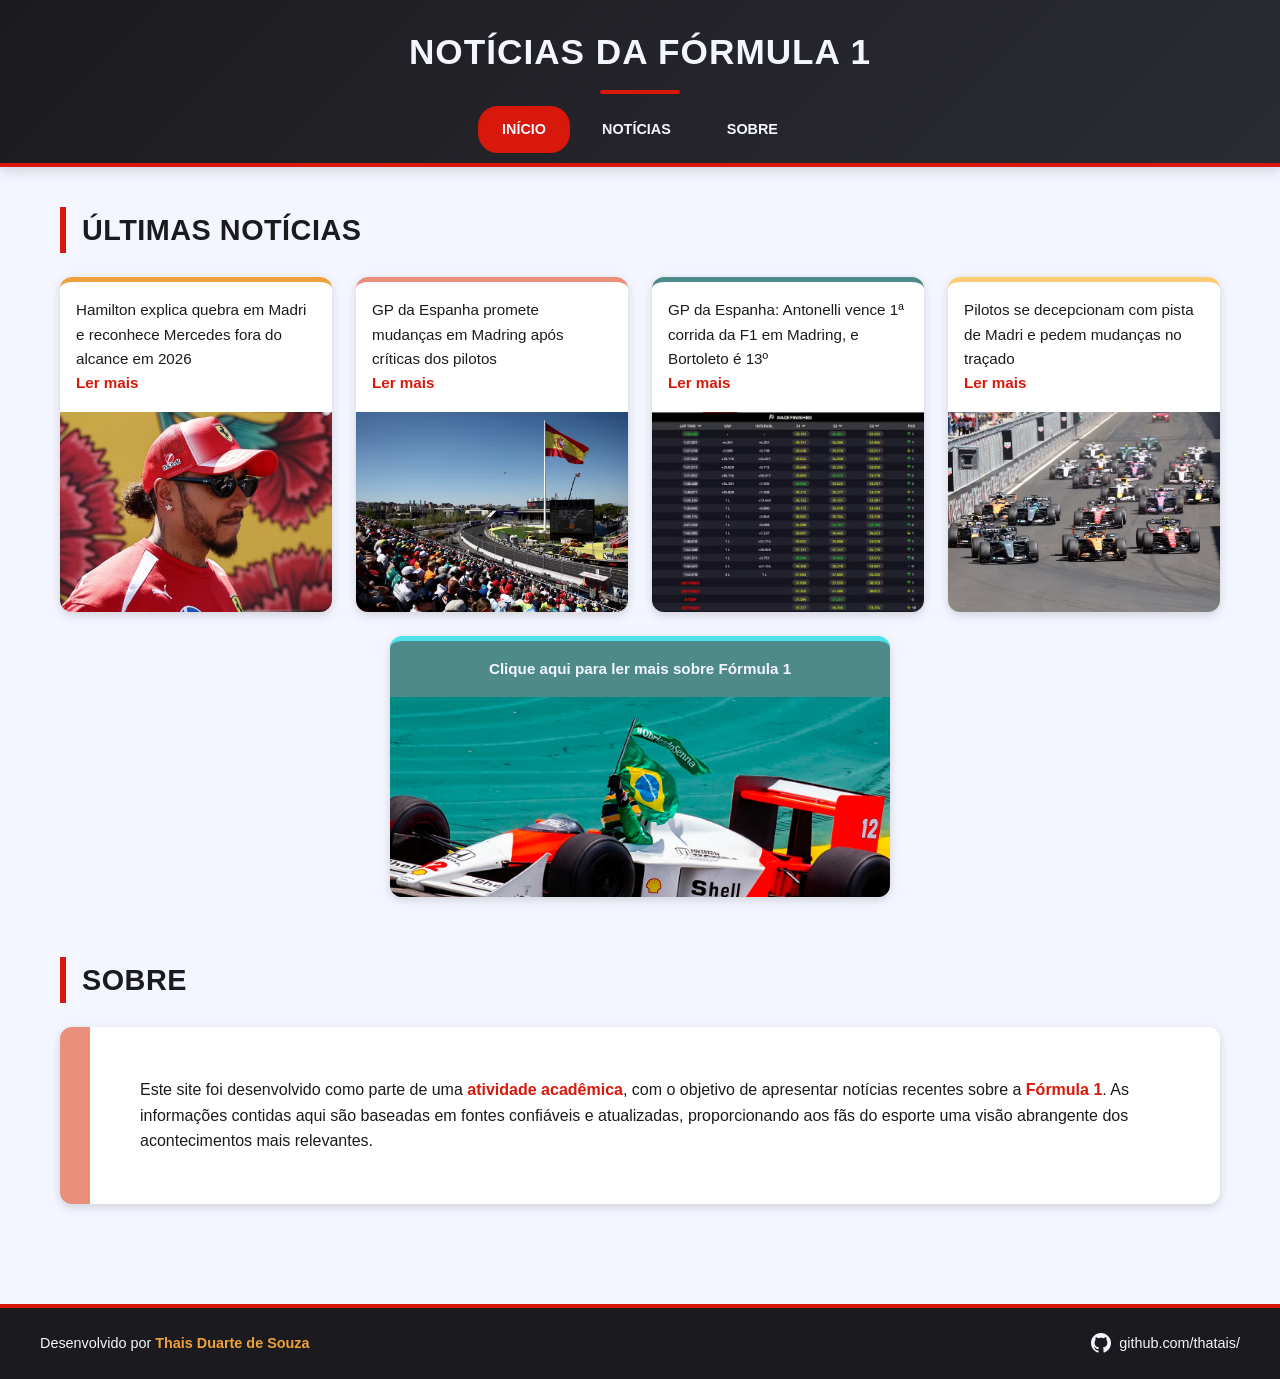
<file: Atividade 4/index.html>
<!DOCTYPE html>
<html lang="pt-br">

<head>
    <meta charset="UTF-8">
    <meta name="viewport" content="width=device-width, initial-scale=1.0">
    <title>Atividade 4</title>
    <link rel="stylesheet" href="style.css">
</head>

<body>
    <header>
        <h1 class="header-1">Notícias da Fórmula 1</h1>
        <nav>
            <div class="nav-menu" id="nav-menu">
                <ul class="nav-list">
                    <li class="nav-item"><a class="nav-link active" href="#home">Início</a></li>
                    <li class="nav-item"><a class="nav-link" href="#news">Notícias</a></li>
                    <li class="nav-item"><a class="nav-link" href="#about">Sobre</a></li>
                </ul>
            </div>
        </nav>
    </header>

    <main>
        <section class="news section" id="news">
            <h2 class="news-title">Últimas Notícias</h2>
            <div class="container-box">
                <div class="box a">
                    <p>
                        Hamilton explica quebra em Madri e reconhece Mercedes fora do alcance em 2026<br>
                        <a href="https://ge.globo.com/motor/formula-1/noticia/2026/09/14/hamilton-explica-quebra-em-madri-e-reconhece-mercedes-fora-do-alcance-em-2026.ghtml" target="_blank" rel="noopener noreferrer">
                            <b>Ler mais</b>
                        </a>
                    </p>
                    <img src="Imagens\Noticia 1.avif" alt="Hamilton" width="200px" height="200px">
                </div>
                <div class="box b">
                    <p>
                        GP da Espanha promete mudanças em Madring após críticas dos pilotos<br>
                        <a href="https://ge.globo.com/motor/formula-1/noticia/2026/09/14/gp-da-espanha-promete-mudancas-em-madring-apos-criticas-dos-pilotos.ghtml" target="_blank" rel="noopener noreferrer">
                            <b>Ler mais</b>
                        </a>
                    </p>
                    <img src="Imagens\Noticia 2.avif" alt="GP da Espanha" width="200px" height="200px">
                </div>
                <div class="box c">
                    <p>
                        GP da Espanha: Antonelli vence 1ª corrida da F1 em Madring, e Bortoleto é 13º<br>
                        <a href="https://ge.globo.com/motor/formula-1/noticia/2026/09/13/gp-da-espanha-antonelli-vence-1a-corrida-em-madring-e-bortoleto-e-13o.ghtml" target="_blank" rel="noopener noreferrer">
                            <b>Ler mais</b>
                        </a>
                    </p>
                    <img src="Imagens\Noticia 3.avif" alt="Antonelli" width="200px" height="200px">
                </div>
                <div class="box d">
                    <p>Pilotos se decepcionam com pista de Madri e pedem mudanças no traçado<br>
                       <a href="https://ge.globo.com/motor/formula-1/noticia/2026/09/13/pilotos-se-decepcionam-com-pista-de-madri-e-pedem-mudancas-no-tracado.ghtml" target="_blank" rel="noopener noreferrer">
                            <b>Ler mais</b>
                        </a>
                    </p>
                    <img src="Imagens\Noticia 4.avif" alt="Pilotos" width="200px" height="200px">
                </div>
                <div class="box e">
                    <p>
                        <a href="https://ge.globo.com/motor/formula-1/">Clique aqui para ler mais sobre Fórmula 1</a>
                    </p>
                    <img src="Imagens\Formula_Senna.webp" alt="Mais notícias" width="200px" height="200px">
                </div>
            </div>
        </section>

        <section class="about section" id="about">
            <h2 class="about-title">Sobre</h2>
            <p>Este site foi desenvolvido como parte de uma <b>atividade acadêmica</b>, com o objetivo de apresentar notícias
                recentes sobre a <b>Fórmula 1</b>. As informações contidas aqui são baseadas em fontes confiáveis e
                atualizadas, proporcionando aos fãs do esporte uma visão abrangente dos acontecimentos mais relevantes.
            </p>
        </section>
    </main>

    <footer class="footer">
        <div class="footer-container bd-grid">
            <p class="footer-text">
                Desenvolvido por <span class="footer-author">Thais Duarte de Souza</span>
            </p>
            <a href="https://github.com/thatais/" target="_blank" rel="noopener noreferrer" class="footer-github">
                <svg class="footer-github-icon" viewBox="0 0 24 24" width="20" height="20" fill="currentColor" aria-hidden="true">
                    <path d="M12 0C5.37 0 0 5.37 0 12c0 5.3 3.438 9.8 8.207 11.387.6.113.793-.26.793-.577v-2.017c-3.338.726-4.042-1.61-4.042-1.61-.546-1.386-1.333-1.756-1.333-1.756-1.09-.745.083-.729.083-.729 1.205.084 1.84 1.237 1.84 1.237 1.07 1.834 2.807 1.304 3.492.997.108-.775.42-1.305.762-1.605-2.665-.303-5.467-1.333-5.467-5.93 0-1.31.469-2.381 1.236-3.221-.124-.303-.536-1.524.117-3.176 0 0 1.008-.323 3.301 1.23.957-.266 1.983-.399 3.003-.404 1.02.005 2.047.138 3.006.404 2.29-1.553 3.297-1.23 3.297-1.23.655 1.652.243 2.873.12 3.176.77.84 1.235 1.911 1.235 3.221 0 4.609-2.807 5.624-5.479 5.921.43.372.823 1.102.823 2.222v3.293c0 .319.192.694.801.576C20.565 21.796 24 17.298 24 12c0-6.63-5.37-12-12-12z"/>
                </svg>
                <span>github.com/thatais/</span>
            </a>
        </div>
    </footer>
</body>

</html>
</file>
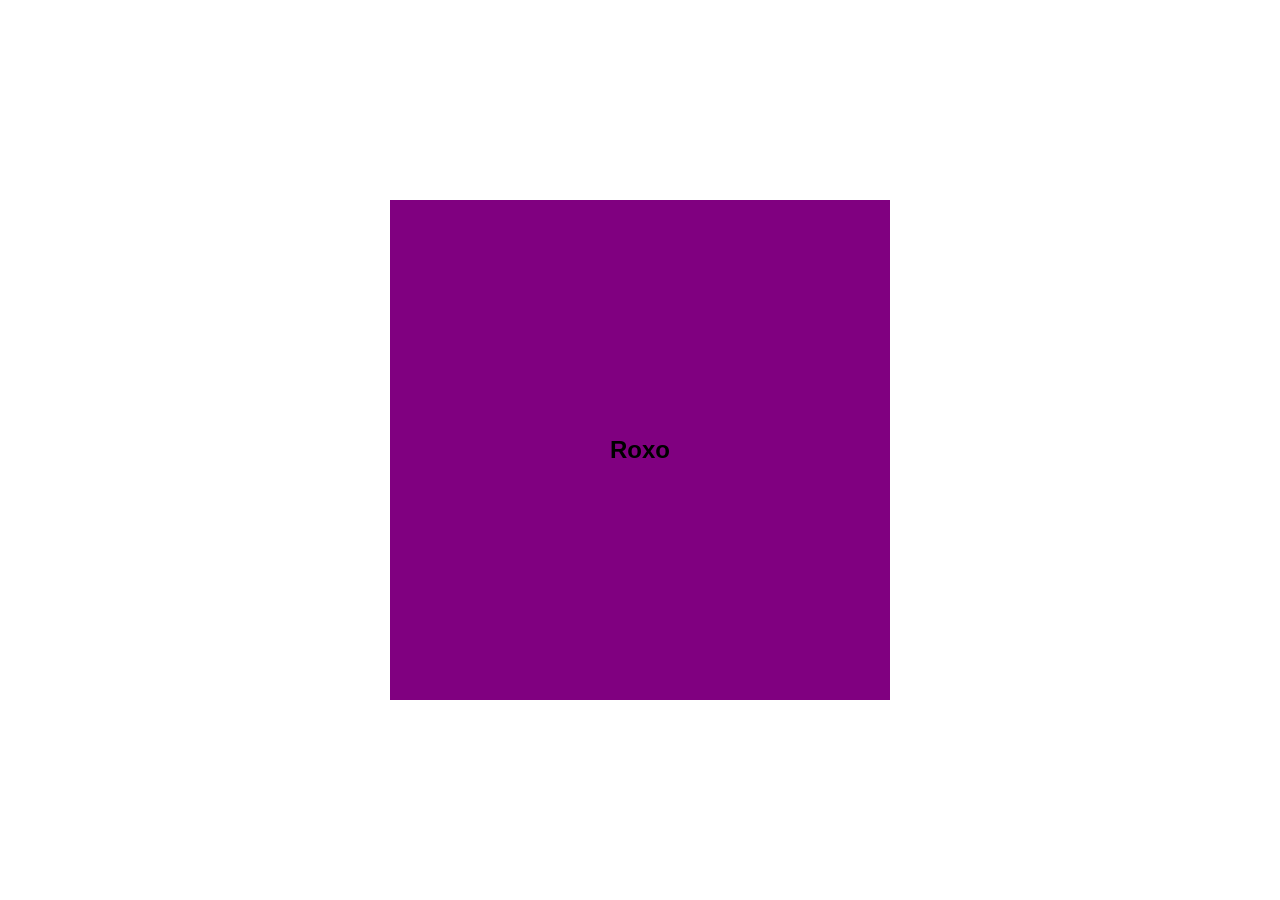
<file: Atividade 5/index.html>
<!DOCTYPE html>
<html lang="pt-br">
<head>
    <meta charset="UTF-8">

    <meta name="viewport" content="width=device-width, initial-scale=1.0">

    <title>Atividade 5</title>

    <link rel="stylesheet" href="style.css">
</head>

<body>

    <div class="quadrado">
        <h2></h2>
    </div>

</body>
</html>
</file>
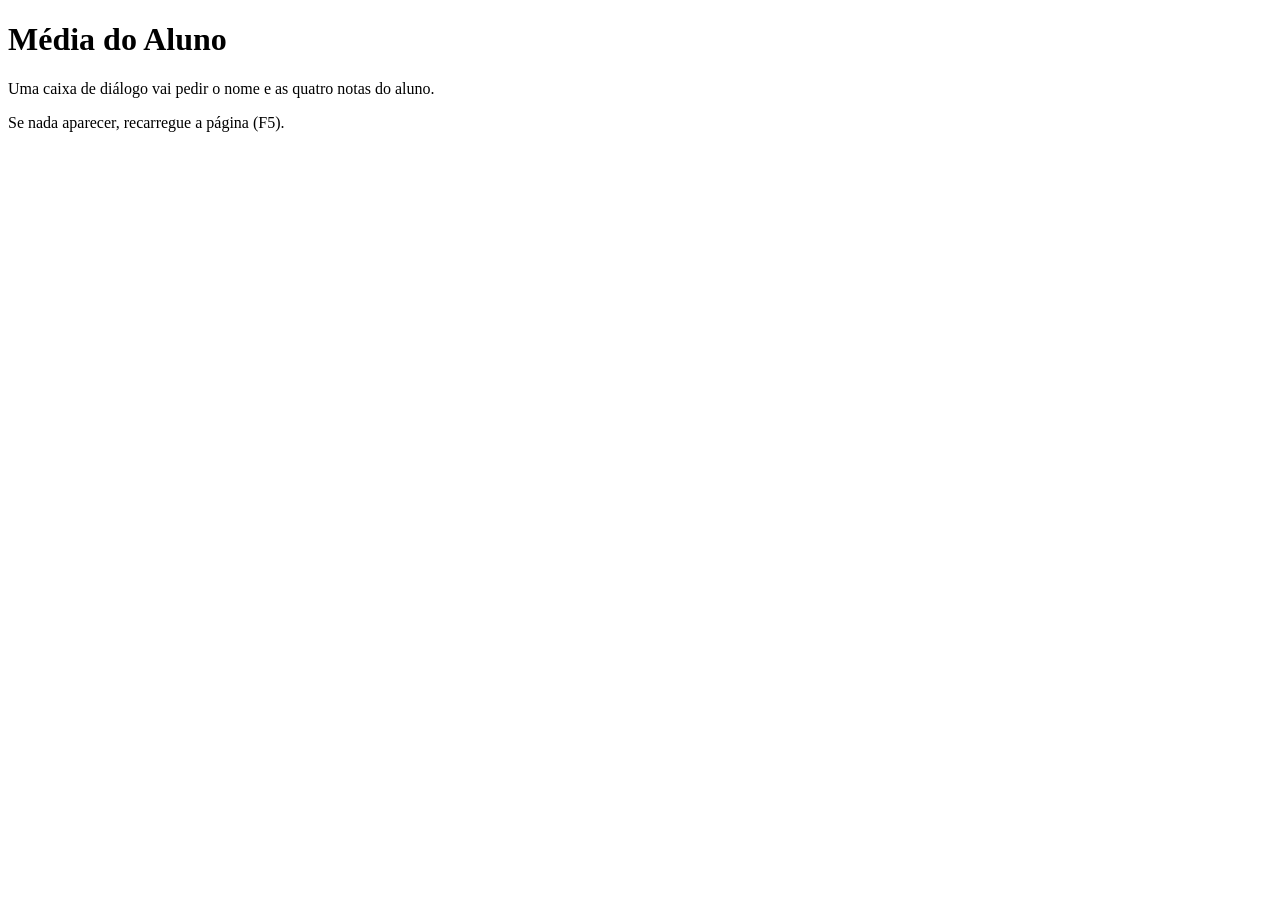
<file: Atividade 6/Media.html>
<!DOCTYPE html>
<html lang="pt-BR">
<head>
    <meta charset="UTF-8">
    <meta name="viewport" content="width=device-width, initial-scale=1.0">
    <title>Média do Aluno</title>
</head>
<body>
    <h1>Média do Aluno</h1>
    <p>Uma caixa de diálogo vai pedir o nome e as quatro notas do aluno.</p>
    <p>Se nada aparecer, recarregue a página (F5).</p>

    <script src="media.js"></script>
</body>
</html>
</file>
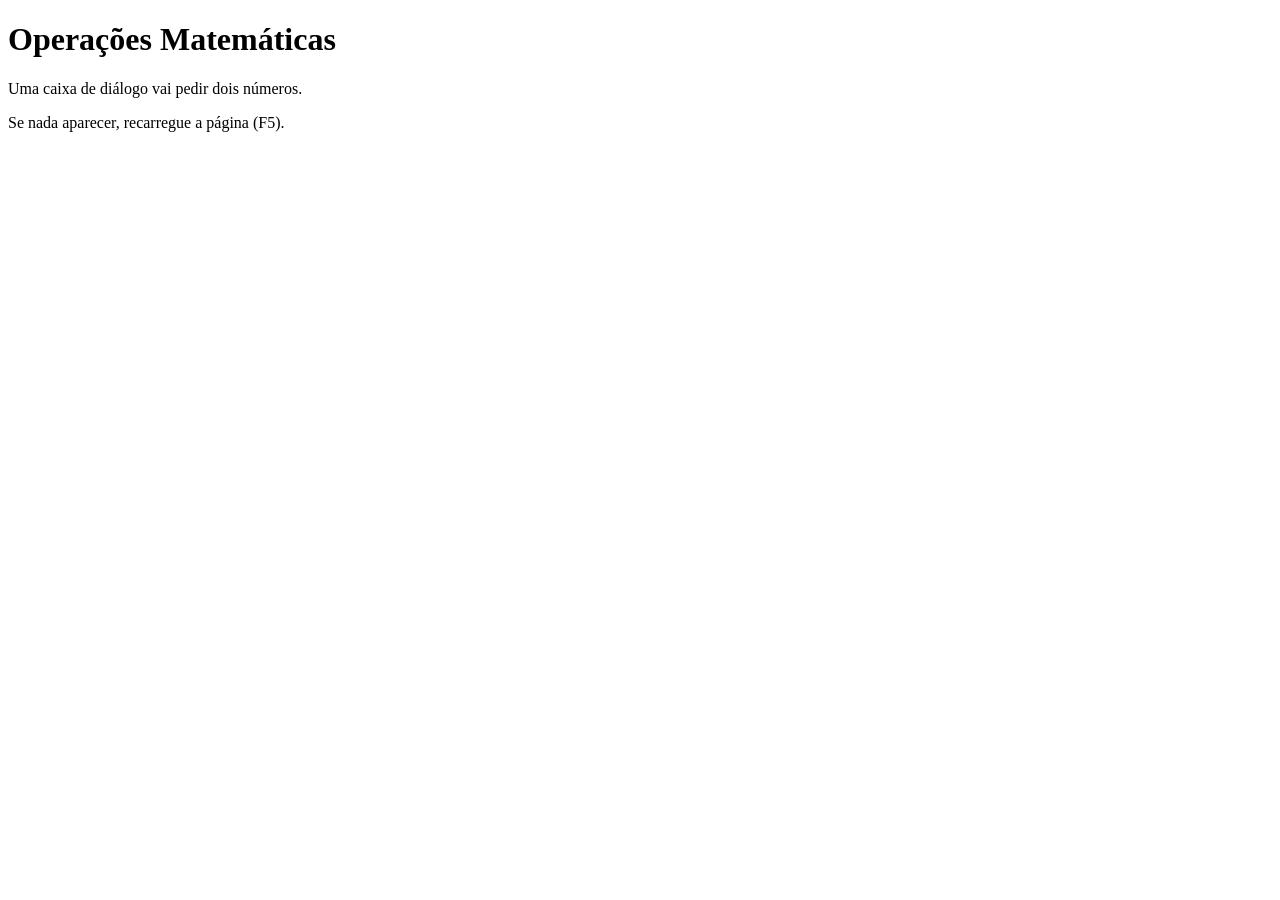
<file: Atividade 6/Operacoes.html>
<!DOCTYPE html>
<html lang="pt-BR">
<head>
    <meta charset="UTF-8">
    <meta name="viewport" content="width=device-width, initial-scale=1.0">
    <title>Operações Matemáticas</title>
</head>
<body>
    <h1>Operações Matemáticas</h1>
    <p>Uma caixa de diálogo vai pedir dois números.</p>
    <p>Se nada aparecer, recarregue a página (F5).</p>

    <script src="operacoes.js"></script>
</body>
</html>
</file>
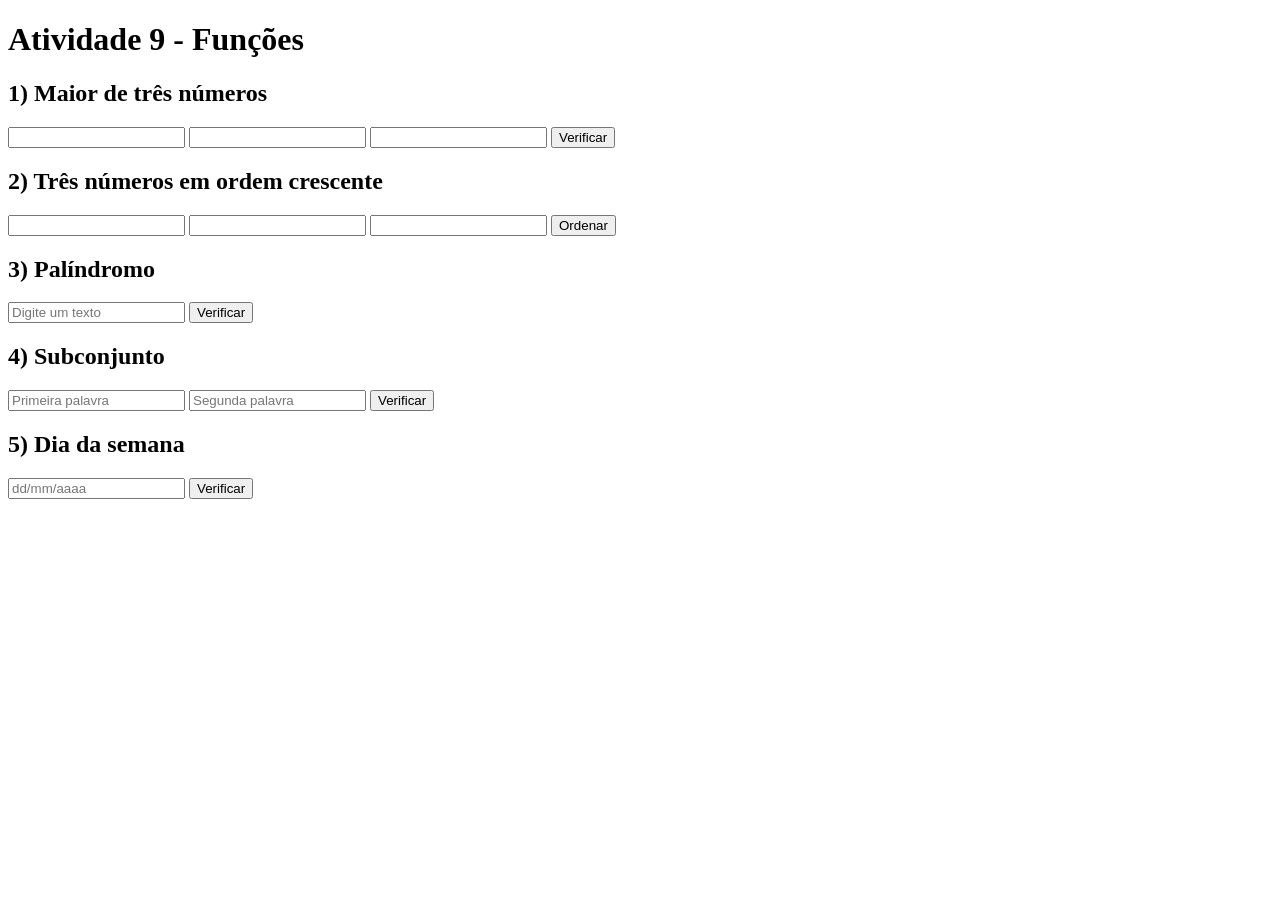
<file: Atividade 9/atividade9.html>
<!DOCTYPE html>
<html lang="pt-br">
<head>
    <meta charset="UTF-8">
    <title>Atividade 9 - Funções</title>
</head>
<body>
    <h1>Atividade 9 - Funções</h1>

    <h2>1) Maior de três números</h2>
    <input type="number" id="maiorNum1">
    <input type="number" id="maiorNum2">
    <input type="number" id="maiorNum3">
    <button type="button" onclick="testarMaior()">Verificar</button>
    <p id="resultadoMaior"></p>

    <h2>2) Três números em ordem crescente</h2>
    <input type="number" id="ordemNum1">
    <input type="number" id="ordemNum2">
    <input type="number" id="ordemNum3">
    <button type="button" onclick="testarOrdem()">Ordenar</button>
    <p id="resultadoOrdem"></p>

    <h2>3) Palíndromo</h2>
    <input type="text" id="textoPalindromo" placeholder="Digite um texto">
    <button type="button" onclick="testarPalindromo()">Verificar</button>
    <p id="resultadoPalindromo"></p>

    <h2>4) Subconjunto</h2>
    <input type="text" id="palavra1" placeholder="Primeira palavra">
    <input type="text" id="palavra2" placeholder="Segunda palavra">
    <button type="button" onclick="testarSubconjunto()">Verificar</button>
    <p id="resultadoSubconjunto"></p>

    <h2>5) Dia da semana</h2>
    <input type="text" id="data" placeholder="dd/mm/aaaa" maxlength="10">
    <button type="button" onclick="testarDiaSemana()">Verificar</button>
    <p id="resultadoData"></p>

    <script src="atividade9.js"></script>
</body>
</html>
</file>
<file: Atividade 3/style.css>
/* ============================================
   APIs e Integrações — folha de estilos
   Paleta: #D4A7B0 / #6B4950 / #DB91A0 / #FFCFD9 / #8C5B65
   ============================================ */

@import url('https://fonts.googleapis.com/css2?family=Source+Serif+4:opsz,wght@8..60,400;8..60,600;8..60,700&family=IBM+Plex+Sans:wght@400;500;600&display=swap');

:root {
  --rose-dust:   #D4A7B0;
  --plum:        #6B4950;
  --rose-mid:    #DB91A0;
  --blush:       #FFCFD9;
  --mauve:       #8C5B65;

  --bg:          #FBF1F4;
  --bg-panel:    #FFFFFF;
  --text:        var(--plum);
  --text-soft:   var(--mauve);
  --accent:      var(--rose-mid);
  --border:      #E9CDD4;

  --font-display: 'Source Serif 4', Georgia, serif;
  --font-body:    'IBM Plex Sans', -apple-system, BlinkMacSystemFont, 'Segoe UI', sans-serif;

  --content-width: 700px;
  --radius: 3px;
}

* {
  box-sizing: border-box;
}

html {
  scroll-behavior: smooth;
}

body {
  margin: 0;
  background: var(--bg);
  color: var(--text);
  font-family: var(--font-body);
  font-size: 17px;
  line-height: 1.65;
  -webkit-font-smoothing: antialiased;
}

::selection {
  background: var(--rose-dust);
  color: var(--plum);
}

a {
  color: var(--mauve);
  text-decoration-color: var(--rose-dust);
  text-underline-offset: 2px;
}

a:hover,
a:focus-visible {
  color: var(--rose-mid);
}

:focus-visible {
  outline: 2px solid var(--rose-mid);
  outline-offset: 3px;
}

/* ---------- Layout: sidebar + coluna de leitura ---------- */

.bd-grid {
  max-width: var(--content-width);
  margin-left: auto;
  margin-right: auto;
}

body {
  display: grid;
  grid-template-columns: 260px 1fr;
  min-height: 100vh;
}

/* ---------- Header / navegação lateral ---------- */

.header-1 {
  grid-column: 1;
  background: var(--plum);
  color: var(--blush);
  position: sticky;
  top: 0;
  height: 100vh;
  overflow-y: auto;
  border-right: 1px solid var(--mauve);
}

.nav {
  display: flex;
  flex-direction: column;
  height: 100%;
  padding: 2.25rem 1.75rem;
  max-width: none;
}

.nav-logo {
  font-family: var(--font-display);
  font-size: 1.35rem;
  font-weight: 600;
  color: var(--blush);
  text-decoration: none;
  line-height: 1.3;
  display: block;
  padding-bottom: 1.75rem;
  margin-bottom: 1.75rem;
  border-bottom: 1px solid rgba(255, 207, 217, 0.25);
}

.nav-menu {
  flex: 1;
}

.nav-list {
  list-style: none;
  margin: 0;
  padding: 0;
  display: flex;
  flex-direction: column;
  gap: 0.15rem;
}

.nav-link {
  display: block;
  padding: 0.5rem 0.6rem;
  margin-left: -0.6rem;
  border-radius: var(--radius);
  color: rgba(255, 207, 217, 0.75);
  text-decoration: none;
  font-size: 0.9rem;
  border-left: 2px solid transparent;
  transition: color 0.15s ease, background-color 0.15s ease, border-color 0.15s ease;
}

.nav-link:hover,
.nav-link:focus-visible {
  color: var(--blush);
  background: rgba(255, 207, 217, 0.08);
}

.nav-link.active {
  color: var(--blush);
  border-left-color: var(--rose-mid);
  background: rgba(219, 145, 160, 0.15);
  font-weight: 500;
}

/* ---------- Conteúdo principal ---------- */

main {
  grid-column: 2;
  min-width: 0;
}

section.section,
.home {
  padding: 5rem 3rem;
  border-bottom: 1px solid var(--border);
}

section.section:last-of-type {
  border-bottom: none;
}

/* ---------- Hero ---------- */

.home {
  min-height: 100vh;
  display: flex;
  align-items: center;
  background:
    radial-gradient(ellipse 60% 50% at 85% 15%, rgba(219, 145, 160, 0.35), transparent),
    var(--bg);
  border-bottom: 1px solid var(--border);
}

.home-data {
  max-width: var(--content-width);
}

.home-title {
  font-family: var(--font-display);
  font-weight: 700;
  font-size: clamp(2.75rem, 6vw, 4.5rem);
  line-height: 1.05;
  margin: 0 0 1.25rem;
  color: var(--plum);
  letter-spacing: -0.01em;
}

.home-text {
  font-size: 1.1rem;
  margin: 0;
  color: var(--text-soft);
}

.home-text-color {
  color: var(--rose-mid);
  font-weight: 600;
}

/* ---------- Títulos de seção ---------- */

.section-title {
  font-family: var(--font-display);
  font-size: 2rem;
  font-weight: 700;
  color: var(--plum);
  margin: 0 0 2.5rem;
  max-width: var(--content-width);
  margin-left: auto;
  margin-right: auto;
  padding-bottom: 1rem;
  border-bottom: 2px solid var(--rose-dust);
}

[class$="-subtitle"] {
  font-family: var(--font-display);
  font-size: 1.3rem;
  font-weight: 600;
  color: var(--mauve);
  margin: 0 0 0.9rem;
}

/* ---------- Corpo de texto ---------- */

[class$="-text"] {
  color: var(--text);
  margin: 0 0 1rem;
}

[class$="-text"] b {
  color: var(--plum);
  font-weight: 600;
}

[class$="-text"] em {
  color: var(--text-soft);
  font-style: italic;
}

h3 {
  font-family: var(--font-body);
  font-size: 0.95rem;
  font-weight: 600;
  color: var(--mauve);
  margin: 2rem 0 0;
}

/* ---------- Listas ---------- */

[class$="-list"] {
  margin: 0 0 1.25rem;
  padding-left: 0;
  list-style: none;
}

[class$="-list"] > li {
  position: relative;
  padding: 0.6rem 0 0.6rem 1.5rem;
  margin-bottom: 0.4rem;
  border-left: 2px solid var(--rose-dust);
}

[class$="-list"] > li::before {
  content: '';
  position: absolute;
  left: -5px;
  top: 1.15rem;
  width: 8px;
  height: 8px;
  border-radius: 50%;
  background: var(--rose-mid);
}

[class$="-list"] b {
  color: var(--plum);
  font-weight: 600;
}

.content5-list > li,
.content6-list > li {
  padding-bottom: 1rem;
}

/* ---------- Tabela ---------- */

.content1-table {
  width: 100%;
  border-collapse: collapse;
  margin: 0 0 0.75rem;
  font-size: 0.92rem;
  background: var(--bg-panel);
  border: 1px solid var(--border);
}

.content1-table thead th {
  background: var(--rose-dust);
  color: var(--plum);
  text-align: left;
  font-weight: 600;
  padding: 0.75rem 1rem;
  border-bottom: 2px solid var(--mauve);
}

.content1-table td {
  padding: 0.7rem 1rem;
  border-bottom: 1px solid var(--border);
  color: var(--text);
}

.content1-table tbody tr:nth-child(even) {
  background: var(--blush);
}

.content1-table tbody tr:hover {
  background: var(--rose-dust);
}

/* ---------- Referências ---------- */

.refs-list {
  list-style: none;
  padding: 0;
  margin: 0;
  display: flex;
  flex-direction: column;
  gap: 1rem;
}

.refs-list li {
  padding: 1rem 1.25rem;
  background: var(--bg-panel);
  border-left: 3px solid var(--rose-dust);
  font-size: 0.9rem;
  color: var(--text-soft);
  line-height: 1.55;
}

.refs-list em {
  color: var(--mauve);
  font-style: italic;
}

/* ---------- Responsivo ---------- */

@media (max-width: 900px) {
  body {
    display: block;
  }

  .header-1 {
    position: static;
    height: auto;
    width: 100%;
    border-right: none;
    border-bottom: 1px solid var(--mauve);
  }

  .nav {
    padding: 1.5rem;
  }

  .nav-logo {
    padding-bottom: 1rem;
    margin-bottom: 1rem;
  }

  .nav-menu {
    overflow-x: auto;
  }

  .nav-list {
    flex-direction: row;
    flex-wrap: nowrap;
    gap: 0.5rem;
  }

  .nav-link {
    white-space: nowrap;
    margin-left: 0;
    border-left: none;
    border-bottom: 2px solid transparent;
  }

  .nav-link.active {
    border-left-color: transparent;
    border-bottom-color: var(--rose-mid);
  }

  main {
    grid-column: auto;
  }

  section.section,
  .home {
    padding: 3rem 1.5rem;
  }

  .home {
    min-height: auto;
    padding-top: 4rem;
    padding-bottom: 4rem;
  }
}
/* ---------- Footer ---------- */
 
.footer {
  grid-column: 2;
  background: var(--plum);
  color: var(--blush);
}
 
.footer-container {
  display: flex;
  align-items: center;
  justify-content: space-between;
  flex-wrap: wrap;
  gap: 1rem;
  padding: 2rem 3rem;
}
 
.footer-text {
  margin: 0;
  font-size: 0.9rem;
  color: rgba(255, 207, 217, 0.75);
}
 
.footer-author {
  color: var(--blush);
  font-weight: 500;
}
 
.footer-github {
  display: inline-flex;
  align-items: center;
  gap: 0.5rem;
  color: var(--blush);
  text-decoration: none;
  font-size: 0.9rem;
  padding: 0.5rem 0.9rem;
  border: 1px solid rgba(255, 207, 217, 0.3);
  border-radius: var(--radius);
  transition: border-color 0.15s ease, background-color 0.15s ease;
}
 
.footer-github:hover,
.footer-github:focus-visible {
  color: var(--blush);
  border-color: var(--rose-mid);
  background: rgba(219, 145, 160, 0.15);
}
 
.footer-github-icon {
  flex-shrink: 0;
}
 
@media (max-width: 900px) {
  .footer {
    grid-column: auto;
  }
 
  .footer-container {
    padding: 1.5rem;
    justify-content: center;
    text-align: center;
  }
}
 
@media (prefers-reduced-motion: reduce) {
  html {
    scroll-behavior: auto;
  }
 
  * {
    transition: none !important;
  }
}
</file>
<file: Atividade 4/style.css>
:root {
    --branco-azulado: #F4F6FF;
    --amarelo: #FFCB74;
    --laranja: #F0A03A;
    --terracota: #EA907A;
    --vermelho: #d7180a;
    --verde-petroleo: #4F8A8B;
    --ciano: #4FE1E8;

    --texto-principal: #1B1B1F;
    --texto-claro: #F4F6FF;
    --sombra: rgba(0, 0, 0, 0.15);
}

* {
    margin: 0;
    padding: 0;
    box-sizing: border-box;
}

html {
    scroll-behavior: smooth;
}

body {
    font-family: 'Segoe UI', Arial, sans-serif;
    background-color: var(--branco-azulado);
    color: var(--texto-principal);
    line-height: 1.6;
}


b {
    color: var(--vermelho);
    font-weight: 700;
}

a {
    text-decoration: none;
    color: inherit;
    transition: color 0.2s ease-in-out;
}

/* =========================================================
   Cabeçalho
   ========================================================= */
header {
    background: linear-gradient(135deg, var(--texto-principal) 0%, #2b2b33 100%);
    border-bottom: 4px solid var(--vermelho);
    position: static;
    top: 0;
    z-index: 100;
    box-shadow: 0 4px 12px var(--sombra);
}

.header-1 {
    color: var(--texto-claro);
    text-align: center;
    padding: 24px 16px 12px;
    font-size: 2.2rem;
    letter-spacing: 1px;
    text-transform: uppercase;
}

.header-1::after {
    content: "";
    display: block;
    width: 80px;
    height: 4px;
    background-color: var(--vermelho);
    margin: 10px auto 0;
    border-radius: 2px;
}

/* Navegação */
nav {
    display: flex;
    justify-content: center;
    padding-bottom: 10px;
}

.nav-list {
    display: flex;
    list-style: none;
    gap: 8px;
    flex-wrap: wrap;
}

.nav-item {
    display: inline-block;
}

.nav-link {
    display: block;
    padding: 10px 22px;
    color: var(--texto-claro);
    font-weight: 600;
    text-transform: uppercase;
    font-size: 0.9rem;
    border-radius: 20px;
    border: 2px solid transparent;
    transition: all 0.25s ease-in-out;
}

.nav-link:hover {
    background-color: var(--laranja);
    color: var(--texto-principal);
}

.nav-link.active {
    background-color: var(--vermelho);
    color: var(--texto-claro);
    border-color: var(--vermelho);
}

/* =========================================================
   Main / Seções
   ========================================================= */
main {
    max-width: 1200px;
    margin: 0 auto;
    padding: 40px 20px;
}

.section {
    margin-bottom: 60px;
}

.news-title,
.about-title {
    color: var(--texto-principal);
    font-size: 1.8rem;
    margin-bottom: 24px;
    padding-left: 16px;
    border-left: 6px solid var(--vermelho);
    text-transform: uppercase;
    letter-spacing: 0.5px;
}

/* =========================================================
   Grid de notícias
   ========================================================= */
.container-box {
    display: grid;
    grid-template-columns: repeat(auto-fit, minmax(230px, 1fr));
    gap: 24px;
    justify-items: center;
}

.box {
    background-color: #FFFFFF;
    border-radius: 12px;
    overflow: hidden;
    box-shadow: 0 3px 10px var(--sombra);
    border-top: 5px solid var(--laranja);
    display: flex;
    flex-direction: column;
    justify-content: space-between;
    transition: transform 0.25s ease-in-out, box-shadow 0.25s ease-in-out;
}

.box:hover {
    transform: translateY(-6px);
    box-shadow: 0 10px 20px var(--sombra);
    border-top-color: var(--vermelho);
}

.box p {
    padding: 16px;
    font-size: 0.95rem;
    color: var(--texto-principal);
    font-weight: 500;
    flex-grow: 1;
}

.box img {
    width: 100%;
    height: 200px;
    object-fit: cover;
    display: block;
}


.box.a { border-top-color: var(--laranja); }
.box.b { border-top-color: var(--terracota); }
.box.c { border-top-color: var(--verde-petroleo); }
.box.d { border-top-color: var(--amarelo); }
.box.e {
    background-color: var(--verde-petroleo);
    border-top-color: var(--ciano);
    grid-column: 2 / span 2;
    width: min(100%, 500px);
    justify-self: center;
    text-align: center;
}

.box.e p {
    color: var(--texto-claro);
}

.box.e a {
    color: var(--texto-claro);
    font-weight: 600;
}

.box.e a:hover {
    color: var(--amarelo);
}


/* =========================================================
   Sobre
   ========================================================= */
.about p {
    background-color: #FFFFFF;
    padding: 50px;
    border-radius: 12px;
    border-left: 30px solid var(--terracota);
    box-shadow: 0 3px 10px var(--sombra);
    font-size: 1rem;
    max-width: 100%;
}

/* =========================================================
   Rodapé
   ========================================================= */
.footer {
    background-color: var(--texto-principal);
    color: var(--texto-claro);
    border-top: 4px solid var(--vermelho);
    padding: 24px 20px;
}

.footer-container {
    max-width: 1200px;
    margin: 0 auto;
    display: flex;
    justify-content: space-between;
    align-items: center;
    flex-wrap: wrap;
    gap: 12px;
}

.footer-text {
    font-size: 0.9rem;
}

.footer-author {
    color: var(--laranja);
    font-weight: 600;
}

.footer-github {
    display: flex;
    align-items: center;
    gap: 8px;
    color: var(--texto-claro);
    font-size: 0.9rem;
}

.footer-github-icon {
    fill: var(--texto-claro);
    transition: fill 0.2s ease-in-out;
}

.footer-github:hover .footer-github-icon,
.footer-github:hover {
    color: var(--ciano);
    fill: var(--ciano);
}

/* =========================================================
   Responsividade
   ========================================================= */
@media (max-width: 600px) {
    .header-1 {
        font-size: 1.5rem;
    }

    .nav-list {
        flex-direction: column;
        align-items: center;
    }

    .footer-container {
        flex-direction: column;
        text-align: center;
    }
}
</file>
<file: Atividade 5/style.css>
* {
    margin: 0;
    padding: 0;
    box-sizing: border-box;
}

body {
    display: flex;
    justify-content: center;
    align-items: center;
    min-height: 100vh;
}

.quadrado {
    width: 500px;
    height: 500px;

    display: flex;
    justify-content: center;
    align-items: center;

    background-color: gray;
}

h2 {
    font-family: Arial, sans-serif;
    text-align: center;
}

h2::before {
    content: "Cinza";
}

@media (max-width: 420px) {

    .quadrado {
        background-color: gray;
    }

    h2::before {
        content: "Cinza";
    }
}

@media (min-width: 421px) and (max-width: 768px) {

    .quadrado {
        background-color: orange;
    }

    h2::before {
        content: "Laranja";
    }
}

@media (min-width: 769px) and (max-width: 1024px) {

    .quadrado {
        background-color: magenta;
    }

    h2::before {
        content: "Magenta";
    }
}

@media (min-width: 1025px) and (max-width: 1080px) {

    .quadrado {
        background-color: red;
    }

    h2::before {
        content: "Vermelho";
    }
}

@media (min-width: 1081px) and (max-width: 1366px) {

    .quadrado {
        background-color: purple;
    }

    h2::before {
        content: "Roxo";
    }
}

@media (min-width: 1367px) and (max-width: 1920px) {

    .quadrado {
        background-color: yellow;
    }

    h2::before {
        content: "Amarelo";
    }
}

@media (min-width: 1921px) {

    .quadrado {
        background-color: green;
    }

    h2::before {
        content: "Verde";
    }
}
</file>
